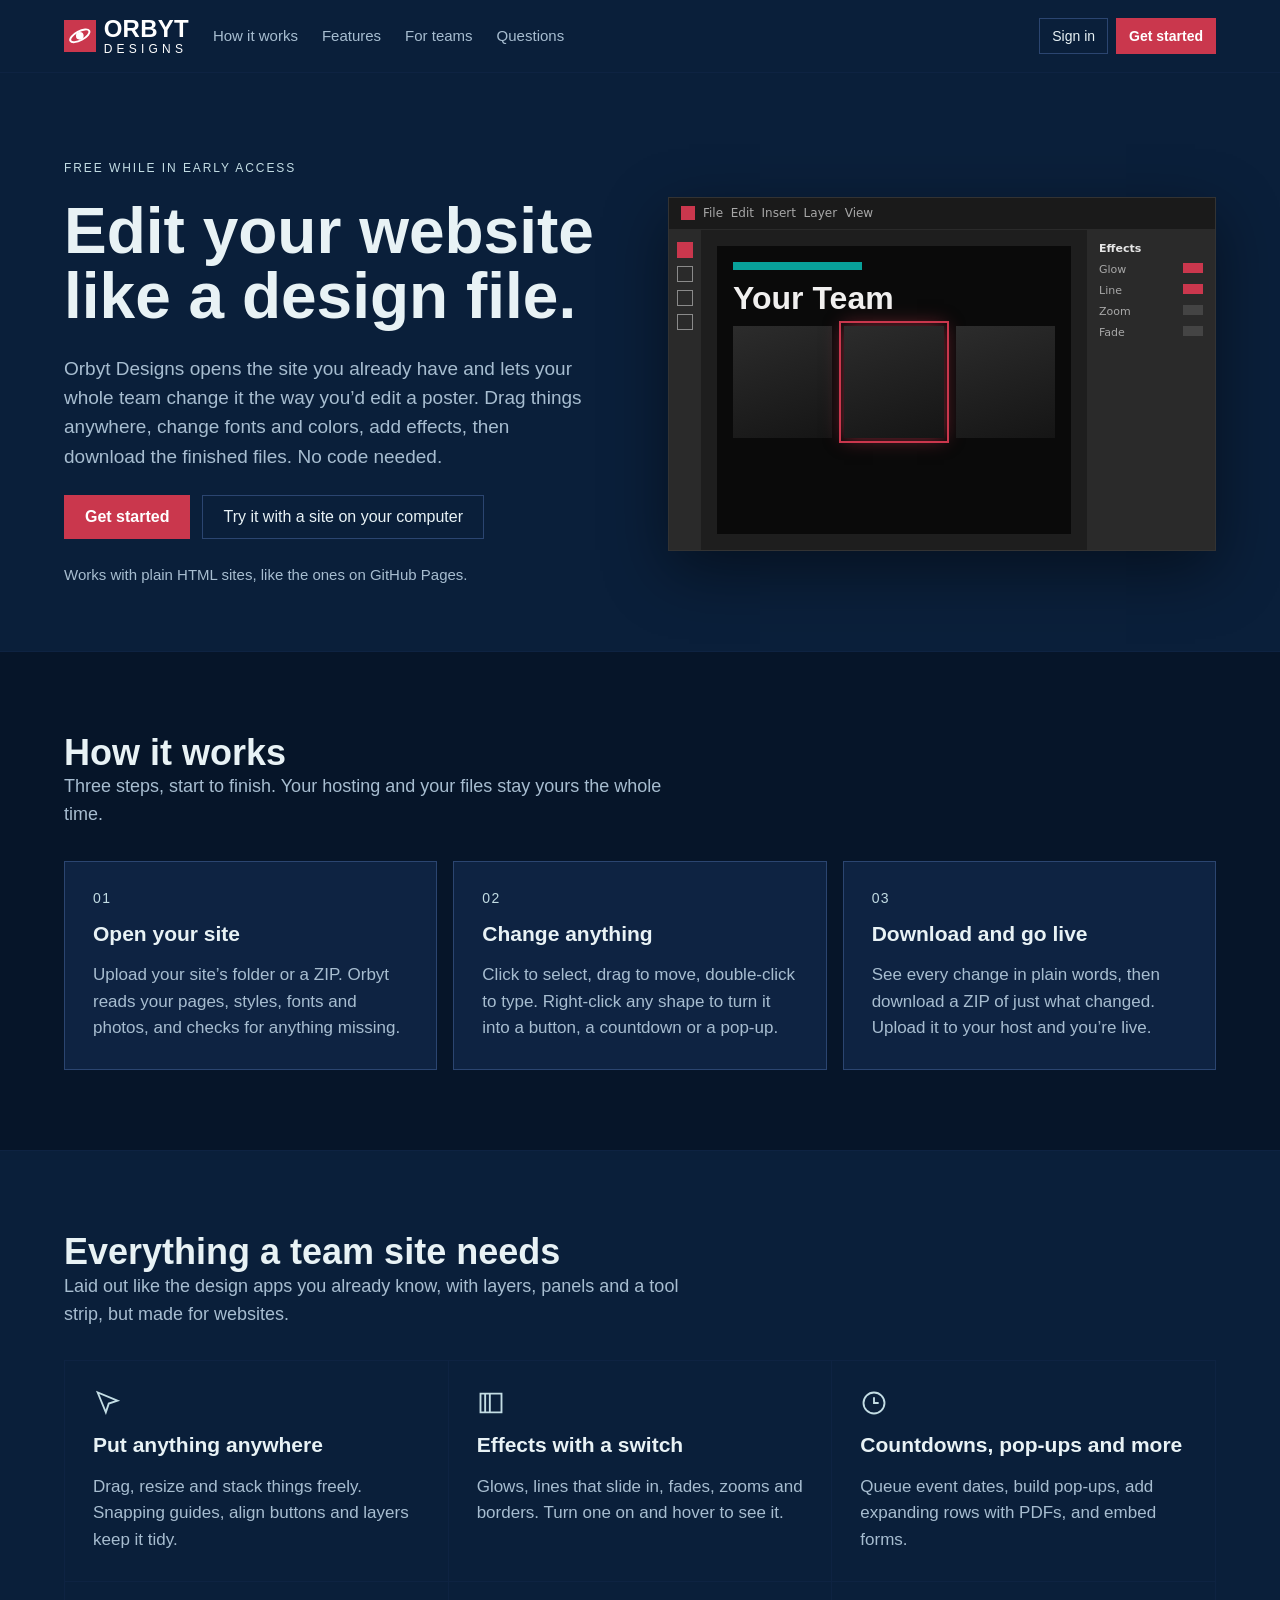
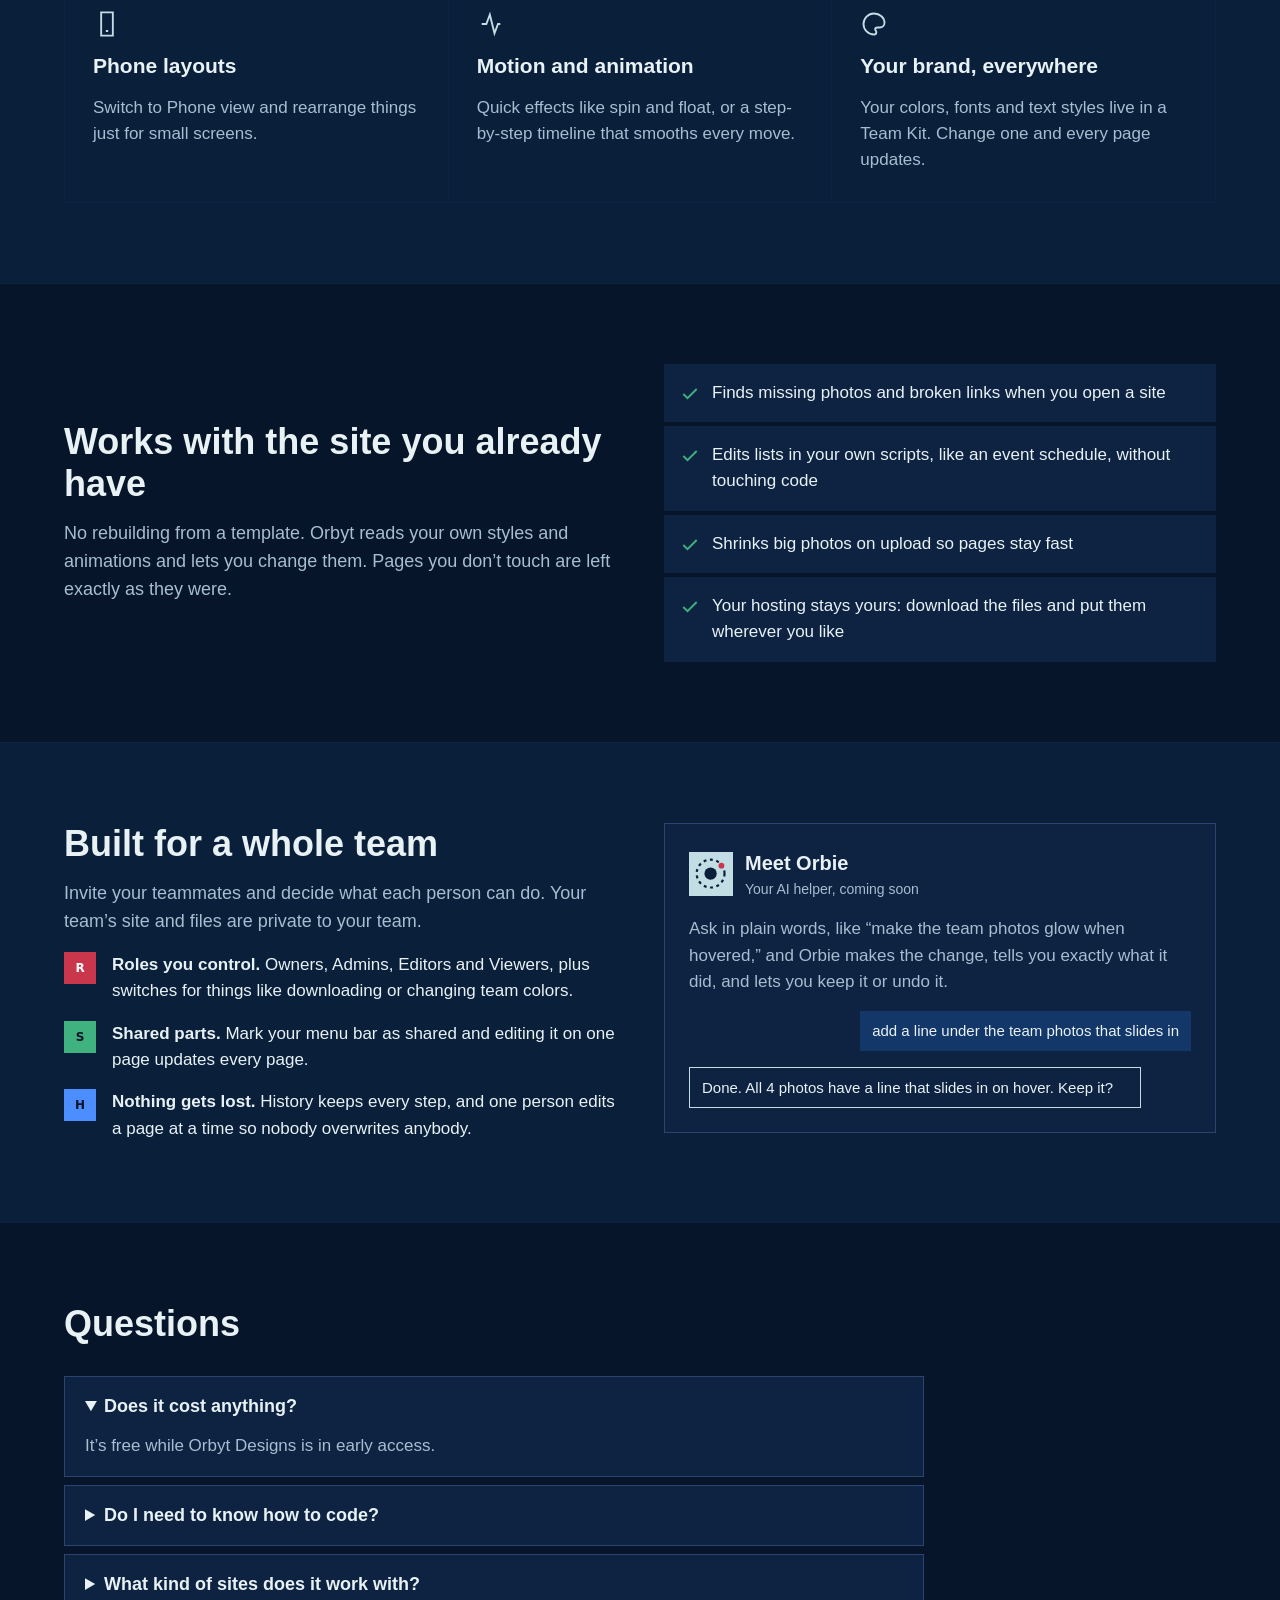
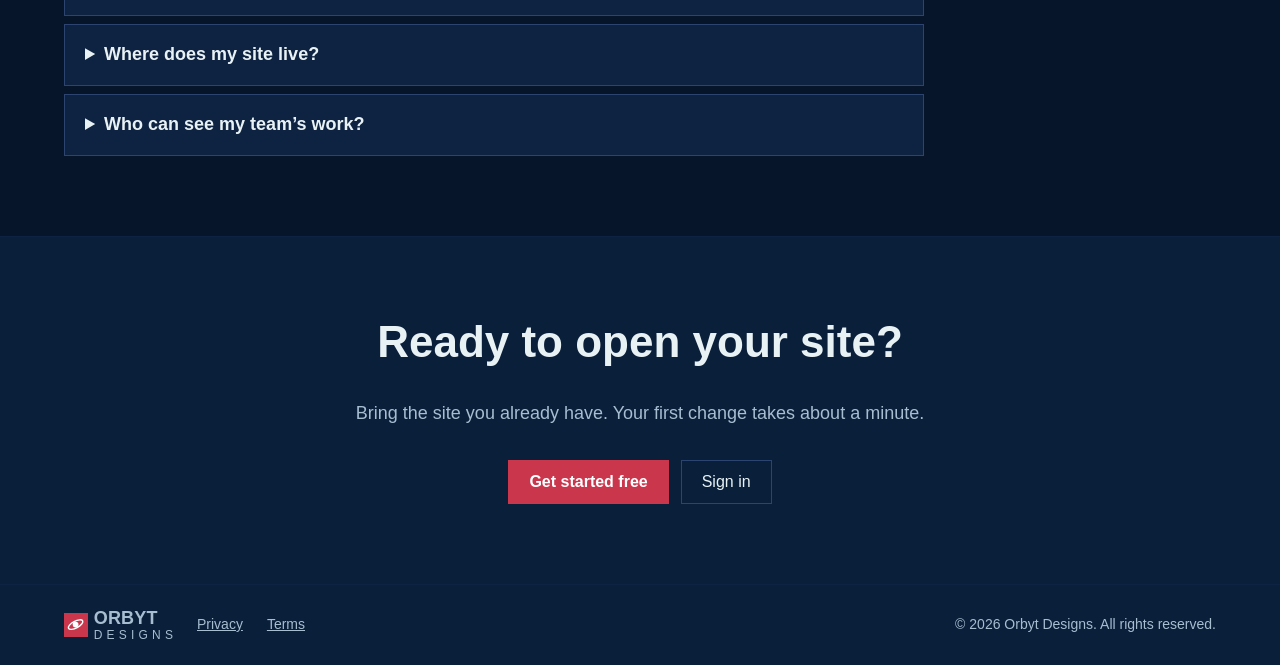
<file: index.html>
<!doctype html>
<html lang="en">
<head>
<meta charset="utf-8">
<meta name="viewport" content="width=device-width, initial-scale=1">
<meta http-equiv="Content-Security-Policy" content="default-src 'self'; script-src 'self' 'unsafe-inline'; style-src 'self' 'unsafe-inline' https://fonts.googleapis.com; font-src 'self' https://fonts.gstatic.com; img-src 'self' data: blob:; connect-src 'self' https://oibmeboozeqdurzzufzr.supabase.co wss://oibmeboozeqdurzzufzr.supabase.co; object-src 'none'; base-uri 'self'; form-action 'self'">
<title>Orbyt Designs: edit your team’s website like a design file</title>
<meta name="description" content="Orbyt Designs opens the website you already have and lets your whole team edit it like a design file. Drag things anywhere, add effects, then download the finished files. No code needed.">
<meta property="og:title" content="Orbyt Designs">
<meta property="og:description" content="Edit your team’s website like a design file. No code needed.">
<meta property="og:type" content="website">
<meta property="og:image" content="og-image.png">
<meta name="referrer" content="strict-origin-when-cross-origin">
<link rel="icon" href="favicon.svg" type="image/svg+xml">
<link rel="preconnect" href="https://fonts.googleapis.com">
<link rel="stylesheet" href="https://fonts.googleapis.com/css2?family=Jost:wght@400;500;600;800&family=IBM+Plex+Sans:wght@400;600&display=swap">
<link rel="stylesheet" href="site.css">
<style>
.hero { display: grid; grid-template-columns: repeat(auto-fit, minmax(320px, 1fr)); gap: 56px; align-items: center; padding-top: 88px; padding-bottom: 64px; }
.hero h1 { margin: 0; font-size: clamp(40px, 6vw, 64px); line-height: 1.02; font-weight: 800; }
.hero p { margin: 0; font-size: 19px; color: var(--dim); max-width: 520px; }
.hero .stack { display: flex; flex-direction: column; gap: 24px; }
.hero .ctas { display: flex; flex-wrap: wrap; gap: 12px; }
.shot { background: #1A1A1A; border: 1px solid #333; box-shadow: 0 20px 60px rgba(0,0,0,.45); }
.shot .bar { display: flex; align-items: center; gap: 8px; height: 32px; padding: 0 12px; border-bottom: 1px solid #2A2A2A; font: 12px var(--body); color: #A8A8A8; }
.shot .body { display: grid; grid-template-columns: 32px minmax(0, 1fr) 128px; height: 320px; }
.shot .tools { background: #2A2A2A; display: flex; flex-direction: column; align-items: center; gap: 8px; padding-top: 12px; }
.shot .tools span { width: 16px; height: 16px; border: 1px solid #8A8A8A; }
.shot .tools span:first-child { background: var(--comet); border-color: var(--comet); }
.shot .stage { background: #1E1E1E; padding: 16px; }
.shot .page { background: #0A0A0A; height: 100%; padding: 16px; display: flex; flex-direction: column; gap: 12px; }
.shot .page b { font: 800 32px/1 var(--brand); color: #F1F0EF; }
.shot .row { display: flex; gap: 12px; }
.shot .row span { flex: 1; height: 112px; background: linear-gradient(160deg, #2c2c2c, #151515); }
.shot .row span.sel { outline: 2px solid var(--comet); outline-offset: 3px; box-shadow: 0 0 18px rgba(202,55,77,.6); }
.shot .props { background: #2A2A2A; padding: 12px; display: flex; flex-direction: column; gap: 8px; font: 11px var(--body); color: #A8A8A8; }
.shot .props b { color: #E6E6E6; }
.shot .props i { display: flex; justify-content: space-between; font-style: normal; }
.shot .props i::after { content: ""; width: 20px; height: 10px; background: #444; }
.shot .props i.on::after { background: var(--comet); }
section { scroll-margin-top: 24px; }
.band { background: var(--space-2); border-top: 1px solid var(--panel); border-bottom: 1px solid var(--panel); }
.sec { padding-top: 80px; padding-bottom: 80px; display: flex; flex-direction: column; gap: 32px; }
.sec h2 { margin: 0; font-size: 36px; font-weight: 800; line-height: 1.15; }
.sec .lead { margin: 0; color: var(--dim); font-size: 18px; max-width: 640px; }
.steps { list-style: none; margin: 0; padding: 0; display: grid; grid-template-columns: repeat(auto-fit, minmax(260px, 1fr)); gap: 16px; }
.steps li { display: flex; flex-direction: column; gap: 12px; padding: 28px; background: var(--panel); border: 1px solid var(--line); }
.steps .n { font: 500 14px var(--brand); color: var(--stardust); letter-spacing: .1em; }
.steps h3, .feat h3 { margin: 0; font-size: 21px; font-weight: 600; }
.steps p, .feat p { margin: 0; color: var(--dim); }
.feats { display: grid; grid-template-columns: repeat(auto-fit, minmax(300px, 1fr)); gap: 1px; background: var(--panel); border: 1px solid var(--panel); }
.feat { display: flex; flex-direction: column; gap: 12px; padding: 28px; background: var(--space); }
.feat svg { width: 28px; height: 28px; fill: none; stroke: var(--stardust); stroke-width: 1.6; }
.split { display: grid; grid-template-columns: repeat(auto-fit, minmax(320px, 1fr)); gap: 48px; align-items: center; }
.checks { list-style: none; margin: 0; padding: 0; display: flex; flex-direction: column; gap: 4px; }
.checks li { display: flex; gap: 12px; align-items: flex-start; padding: 16px; background: var(--panel); }
.checks svg { width: 20px; height: 20px; flex: none; margin-top: 4px; fill: none; stroke: var(--ok); stroke-width: 2.2; }
.who { display: flex; flex-direction: column; gap: 16px; }
.who div { display: flex; gap: 16px; }
.orbie { display: flex; flex-direction: column; gap: 16px; }
.orbie .me { align-self: flex-end; max-width: 85%; padding: 8px 12px; background: var(--orbit); font-size: 15px; }
.orbie .it { max-width: 90%; padding: 8px 12px; border: 1px solid var(--stardust); font-size: 15px; }
.faq { display: flex; flex-direction: column; gap: 8px; max-width: 860px; }
.faq details { padding: 16px 20px; background: var(--panel); border: 1px solid var(--line); }
.faq summary { cursor: pointer; font-weight: 600; font-size: 18px; }
.faq p { margin: 12px 0 0; color: var(--dim); }
.end { text-align: center; align-items: center; }
.end .ctas { display: flex; flex-wrap: wrap; justify-content: center; gap: 12px; }
@media (max-width: 640px) { .shot .body { grid-template-columns: 28px minmax(0, 1fr); } .shot .props { display: none; } .top nav { display: none; } }
</style>
</head>
<body>
<header class="top"><div class="wrap">
  <a href="index.html" class="lockup" style="--s:24px" aria-label="Orbyt Designs home" id="logo"></a>
  <nav aria-label="Main"><a href="#how">How it works</a><a href="#features">Features</a><a href="#teams">For teams</a><a href="#faq">Questions</a></nav>
  <div class="actions"><a class="btn btn-small" href="signin.html" id="navSignIn">Sign in</a><a class="btn btn-primary btn-small" href="signin.html" id="navStart">Get started</a></div>
</div></header>

<main>
<section class="wrap hero">
  <div class="stack">
    <span class="label" style="color: var(--stardust)">Free while in early access</span>
    <h1>Edit your website like a design file.</h1>
    <p>Orbyt Designs opens the site you already have and lets your whole team change it the way you’d edit a poster. Drag things anywhere, change fonts and colors, add effects, then download the finished files. No code needed.</p>
    <div class="ctas"><a class="btn btn-primary" href="signin.html" id="heroStart">Get started</a><a class="btn" href="editor.html">Try it with a site on your computer</a></div>
    <span class="muted" style="font-size: 15px">Works with plain HTML sites, like the ones on GitHub Pages.</span>
  </div>
  <div class="shot" role="img" aria-label="The Orbyt Designs editor with a team website open, one photo selected and glowing, and the Effects panel on the right">
    <div class="bar"><span class="mark" style="width:14px;height:14px"></span>File&nbsp; Edit&nbsp; Insert&nbsp; Layer&nbsp; View</div>
    <div class="body">
      <div class="tools"><span></span><span></span><span></span><span></span></div>
      <div class="stage"><div class="page"><span style="height: 8px; width: 40%; background: #08A19A"></span><b>Your Team</b><div class="row"><span></span><span class="sel"></span><span></span></div></div></div>
      <div class="props"><b>Effects</b><i class="on">Glow</i><i class="on">Line</i><i>Zoom</i><i>Fade</i></div>
    </div>
  </div>
</section>

<section id="how" class="band"><div class="wrap sec">
  <div><h2>How it works</h2><p class="lead">Three steps, start to finish. Your hosting and your files stay yours the whole time.</p></div>
  <ol class="steps">
    <li><span class="n">01</span><h3>Open your site</h3><p>Upload your site’s folder or a ZIP. Orbyt reads your pages, styles, fonts and photos, and checks for anything missing.</p></li>
    <li><span class="n">02</span><h3>Change anything</h3><p>Click to select, drag to move, double-click to type. Right-click any shape to turn it into a button, a countdown or a pop-up.</p></li>
    <li><span class="n">03</span><h3>Download and go live</h3><p>See every change in plain words, then download a ZIP of just what changed. Upload it to your host and you’re live.</p></li>
  </ol>
</div></section>

<section id="features" class="wrap sec">
  <div><h2>Everything a team site needs</h2><p class="lead">Laid out like the design apps you already know, with layers, panels and a tool strip, but made for websites.</p></div>
  <div class="feats">
    <div class="feat"><svg viewBox="0 0 24 24" aria-hidden="true"><path d="M4 3l7 17 2.5-7.5L21 10z"/></svg><h3>Put anything anywhere</h3><p>Drag, resize and stack things freely. Snapping guides, align buttons and layers keep it tidy.</p></div>
    <div class="feat"><svg viewBox="0 0 24 24" aria-hidden="true"><path d="M3 4h18v16H3z M7 4v16 M11 4v16"/></svg><h3>Effects with a switch</h3><p>Glows, lines that slide in, fades, zooms and borders. Turn one on and hover to see it.</p></div>
    <div class="feat"><svg viewBox="0 0 24 24" aria-hidden="true"><path d="M12 3a9 9 0 100 18 9 9 0 000-18z M12 7v5h4"/></svg><h3>Countdowns, pop-ups and more</h3><p>Queue event dates, build pop-ups, add expanding rows with PDFs, and embed forms.</p></div>
    <div class="feat"><svg viewBox="0 0 24 24" aria-hidden="true"><path d="M7 2h10v20H7z M11 18h2"/></svg><h3>Phone layouts</h3><p>Switch to Phone view and rearrange things just for small screens.</p></div>
    <div class="feat"><svg viewBox="0 0 24 24" aria-hidden="true"><path d="M4 12h4l3-8 4 16 3-8h2"/></svg><h3>Motion and animation</h3><p>Quick effects like spin and float, or a step-by-step timeline that smooths every move.</p></div>
    <div class="feat"><svg viewBox="0 0 24 24" aria-hidden="true"><path d="M12 3a9 9 0 100 18c1 0 2-.8 2-2 0-1.2-1-1.6-1-2.6 0-1 .8-1.4 2-1.4h2a4 4 0 004-4c0-4.4-4-8-9-8z"/></svg><h3>Your brand, everywhere</h3><p>Your colors, fonts and text styles live in a Team Kit. Change one and every page updates.</p></div>
  </div>
</section>

<section class="band"><div class="wrap sec split">
  <div style="display: flex; flex-direction: column; gap: 16px"><h2>Works with the site you already have</h2><p class="lead">No rebuilding from a template. Orbyt reads your own styles and animations and lets you change them. Pages you don’t touch are left exactly as they were.</p></div>
  <ul class="checks">
    <li><svg viewBox="0 0 24 24" aria-hidden="true"><path d="M20 6L9 17l-5-5"/></svg><span>Finds missing photos and broken links when you open a site</span></li>
    <li><svg viewBox="0 0 24 24" aria-hidden="true"><path d="M20 6L9 17l-5-5"/></svg><span>Edits lists in your own scripts, like an event schedule, without touching code</span></li>
    <li><svg viewBox="0 0 24 24" aria-hidden="true"><path d="M20 6L9 17l-5-5"/></svg><span>Shrinks big photos on upload so pages stay fast</span></li>
    <li><svg viewBox="0 0 24 24" aria-hidden="true"><path d="M20 6L9 17l-5-5"/></svg><span>Your hosting stays yours: download the files and put them wherever you like</span></li>
  </ul>
</div></section>

<section id="teams" class="wrap sec split" style="align-items: start">
  <div class="who">
    <h2>Built for a whole team</h2>
    <p class="lead">Invite your teammates and decide what each person can do. Your team’s site and files are private to your team.</p>
    <div><span class="avatar" style="background: var(--comet); color: #fff">R</span><span><strong>Roles you control.</strong> Owners, Admins, Editors and Viewers, plus switches for things like downloading or changing team colors.</span></div>
    <div><span class="avatar" style="background: #3FB27F">S</span><span><strong>Shared parts.</strong> Mark your menu bar as shared and editing it on one page updates every page.</span></div>
    <div><span class="avatar" style="background: #4C8DFF">H</span><span><strong>Nothing gets lost.</strong> History keeps every step, and one person edits a page at a time so nobody overwrites anybody.</span></div>
  </div>
  <div class="card orbie">
    <div style="display: flex; align-items: center; gap: 12px"><span class="mark" style="width: 44px; height: 44px; background: var(--stardust)"><svg viewBox="0 0 24 24" aria-hidden="true"><circle cx="12" cy="12" r="9.5" fill="none" stroke="#0A1F3A" stroke-width="1.5" stroke-dasharray="2 2.4"/><circle cx="12" cy="12" r="4.2" fill="#0A1F3A"/><circle cx="19.4" cy="6.6" r="2" fill="#CA374D"/></svg></span>
      <div><div style="font-weight: 800; font-size: 20px">Meet Orbie</div><div class="muted" style="font-size: 14px">Your AI helper, coming soon</div></div></div>
    <p class="muted" style="margin: 0">Ask in plain words, like “make the team photos glow when hovered,” and Orbie makes the change, tells you exactly what it did, and lets you keep it or undo it.</p>
    <div class="me">add a line under the team photos that slides in</div>
    <div class="it">Done. All 4 photos have a line that slides in on hover. Keep it?</div>
  </div>
</section>

<section id="faq" class="band"><div class="wrap sec">
  <h2>Questions</h2>
  <div class="faq">
    <details open><summary>Does it cost anything?</summary><p>It’s free while Orbyt Designs is in early access.</p></details>
    <details><summary>Do I need to know how to code?</summary><p>No. If you can use a design app or make a slideshow, you can use Orbyt. There’s a Code view for people who want it, but you never have to open it.</p></details>
    <details><summary>What kind of sites does it work with?</summary><p>Sites made of plain HTML, CSS and JavaScript files, like most sites hosted on GitHub Pages.</p></details>
    <details><summary>Where does my site live?</summary><p>Wherever it lives now. Orbyt edits your files and gives them back; you upload them to your own host.</p></details>
    <details><summary>Who can see my team’s work?</summary><p>Only people you invite. Each team’s site, files and settings are kept separate and private. See the <a href="privacy.html">privacy page</a> for exactly what we store.</p></details>
  </div>
</div></section>

<section class="wrap sec end">
  <h2 style="font-size: 44px">Ready to open your site?</h2>
  <p class="lead">Bring the site you already have. Your first change takes about a minute.</p>
  <div class="ctas"><a class="btn btn-primary" href="signin.html" id="endStart">Get started free</a><a class="btn" href="signin.html">Sign in</a></div>
</section>
</main>

<footer class="foot"><div class="wrap">
  <a href="index.html" class="lockup" style="--s:18px" aria-label="Orbyt Designs home" id="logoFoot"></a>
  <a href="privacy.html">Privacy</a><a href="terms.html">Terms</a>
  <span class="copy">© <span id="year">2026</span> Orbyt Designs. All rights reserved.</span>
</div></footer>

<script src="config.js"></script>
<script src="supabase.js"></script>
<script src="orbyt.js"></script>
<script>
(async () => {
  document.getElementById('logo').innerHTML = Orbyt.LOCKUP(24).replace(/^<span class="lockup"[^>]*>|<\/span>$/g, '');
  document.getElementById('logoFoot').innerHTML = Orbyt.LOCKUP(18).replace(/^<span class="lockup"[^>]*>|<\/span>$/g, '');
  document.getElementById('year').textContent = new Date().getFullYear();
  try {
    if (await Orbyt.session()) {
      for (const id of ['navStart', 'heroStart', 'endStart']) { const a = document.getElementById(id); a.href = 'app.html'; a.textContent = 'Open your team'; }
      const s = document.getElementById('navSignIn'); s.hidden = true;
    }
  } catch (e) { /* offline: links still go to sign-in */ }
})();
</script>
</body>
</html>
</file>
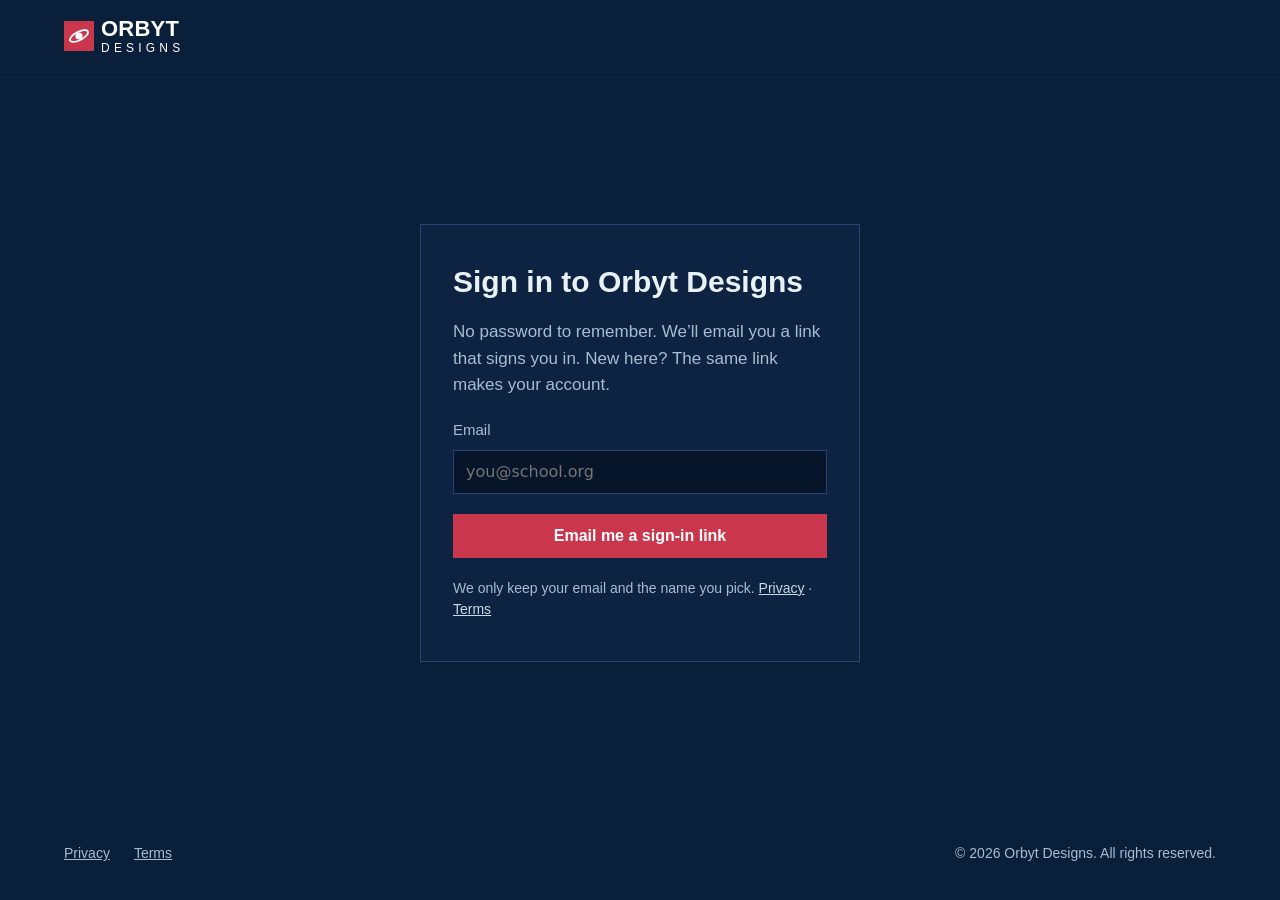
<file: app.html>
<!doctype html>
<html lang="en">
<head>
<meta charset="utf-8">
<meta name="viewport" content="width=device-width, initial-scale=1">
<meta http-equiv="Content-Security-Policy" content="default-src 'self'; script-src 'self' 'unsafe-inline'; style-src 'self' 'unsafe-inline' https://fonts.googleapis.com; font-src 'self' https://fonts.gstatic.com; img-src 'self' data: blob:; connect-src 'self' https://oibmeboozeqdurzzufzr.supabase.co wss://oibmeboozeqdurzzufzr.supabase.co; object-src 'none'; base-uri 'self'; form-action 'self'">
<title>Your team · Orbyt Designs</title>
<meta name="description" content="Your Orbyt Designs team: sites, members and settings.">
<meta name="referrer" content="strict-origin-when-cross-origin">
<link rel="icon" href="favicon.svg" type="image/svg+xml">
<link rel="stylesheet" href="https://fonts.googleapis.com/css2?family=Jost:wght@400;500;600;800&family=IBM+Plex+Sans:wght@400;600&display=swap">
<link rel="stylesheet" href="site.css">
<link rel="stylesheet" href="app.css">
</head>
<body>
<header class="top"><div class="wrap">
  <a href="index.html" class="lockup" style="--s:22px" aria-label="Orbyt Designs home" id="logo"></a>
  <div id="teamSwitch" class="team-switch" hidden></div>
  <div class="actions" id="account"></div>
</div></header>
<main class="wrap app" id="main" aria-live="polite">
  <div class="loading" id="loading"><span class="spin" aria-hidden="true"></span>Loading your teams…</div>
</main>
<div id="modal" class="modal" hidden><div class="modal-card card" role="dialog" aria-modal="true" aria-labelledby="modalTitle"></div></div>
<script src="config.js"></script>
<script src="supabase.js"></script>
<script src="jszip.min.js"></script>
<script src="orbyt.js"></script>
<script src="app.js"></script>
</body>
</html>
</file>
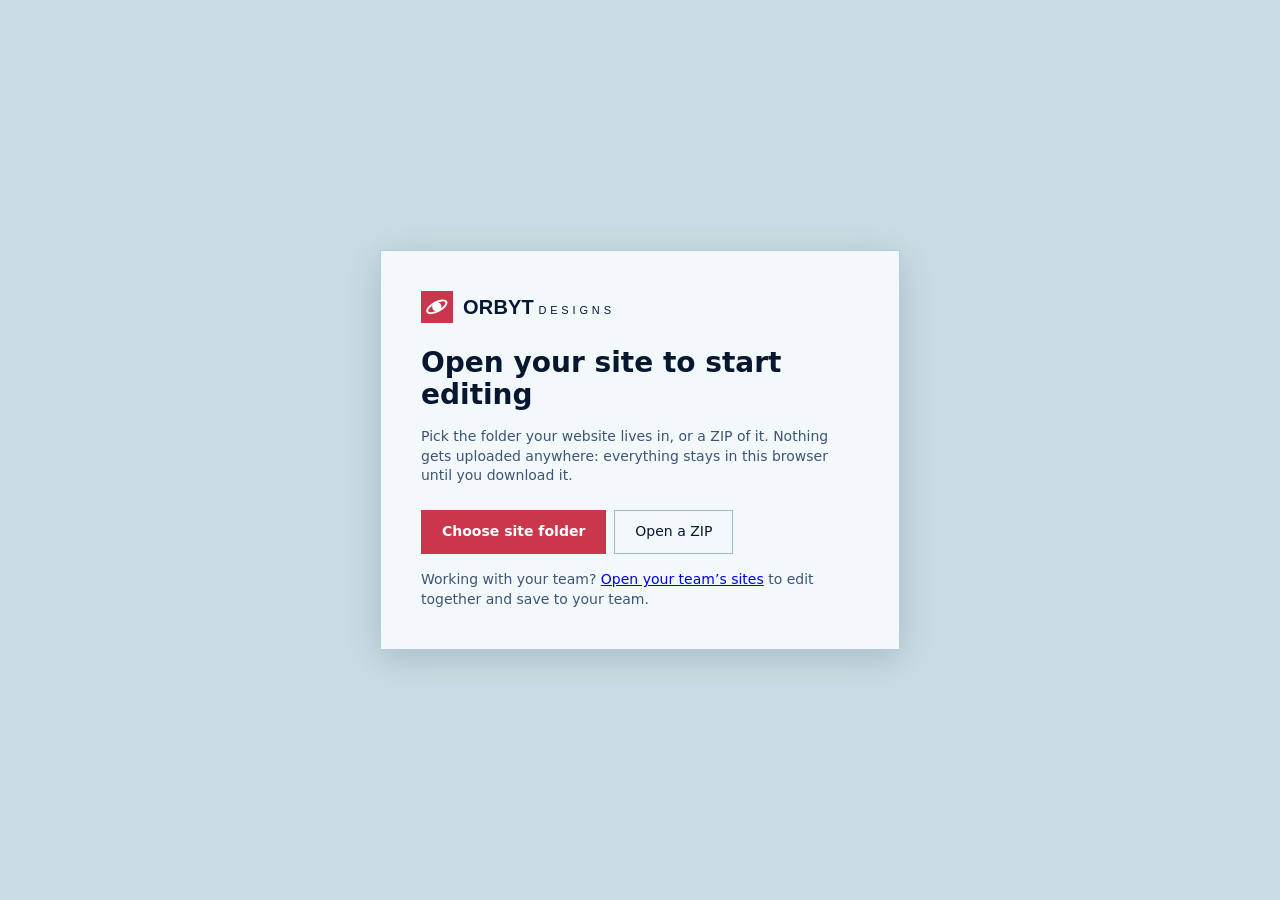
<file: editor.html>
<!doctype html>
<html lang="en" data-theme="dark">
<head>
<meta charset="utf-8">
<meta name="viewport" content="width=device-width, initial-scale=1">
<!-- Security policy. Pages being edited inherit it, so it allows what a team's own site
     needs (its fonts, pictures, embeds) but never plug-ins, other base URLs, or form posts. -->
<meta http-equiv="Content-Security-Policy" content="default-src 'self'; script-src 'self' 'unsafe-inline' https:; style-src 'self' 'unsafe-inline' blob: https:; img-src 'self' data: blob: https:; font-src 'self' data: blob: https:; media-src 'self' data: blob: https:; frame-src 'self' data: blob: https:; connect-src 'self' https://oibmeboozeqdurzzufzr.supabase.co wss://oibmeboozeqdurzzufzr.supabase.co; object-src 'none'; base-uri 'self'; form-action 'none'">
<meta name="referrer" content="no-referrer">
<title>Editor · Orbyt Designs</title>
<meta name="description" content="A visual editor for your team's website. Open your site, change it like a design file, and download the updated version.">
<link rel="icon" href="favicon.svg" type="image/svg+xml"><link rel="alternate icon" href="data:image/svg+xml,%3Csvg xmlns='http://www.w3.org/2000/svg' viewBox='0 0 32 32'%3E%3Crect width='32' height='32' fill='%23F05A28'/%3E%3Cpath d='M9 22h14M9 10h14M9 16h9' stroke='%231A1A1A' stroke-width='3'/%3E%3C/svg%3E">
<link rel="preconnect" href="https://fonts.googleapis.com">
<link rel="stylesheet" href="https://fonts.googleapis.com/css2?family=IBM+Plex+Sans:wght@400;500;600&family=IBM+Plex+Mono:wght@400;500&family=Jost:wght@400;800&display=swap">
<link rel="stylesheet" href="editor.css">
<script src="jszip.min.js"></script>
</head>
<body>

<section id="welcome" class="welcome">
  <div class="welcome-card">
    <div class="brand"><span class="logo" style="width:32px;height:32px"><svg viewBox="0 0 24 24" aria-hidden="true"><ellipse cx="12" cy="12" rx="10" ry="4.2" fill="none" stroke="#fff" stroke-width="1.8" transform="rotate(-28 12 12)"/><circle cx="12" cy="12" r="3.6" fill="#fff"/></svg></span><span class="brand-name" style="font-size:20px">ORBYT<small>DESIGNS</small></span></div>
    <h1>Open your site to start editing</h1>
    <p>Pick the folder your website lives in, or a ZIP of it. Nothing gets uploaded anywhere: everything stays in this browser until you download it.</p>
    <div class="welcome-actions">
      <label class="btn btn-primary btn-lg">Choose site folder<input id="openFolder" type="file" webkitdirectory multiple hidden></label>
      <label class="btn btn-lg">Open a ZIP<input id="openZip" type="file" accept=".zip" hidden></label>
    </div>
    <button id="resumeBtn" class="btn btn-ghost" hidden>Continue where you left off</button>
    <p style="font-size:14px">Working with your team? <a href="app.html">Open your team’s sites</a> to edit together and save to your team.</p>
    <p id="welcomeError" class="error" role="alert" hidden></p>
  </div>
</section>

<div id="app" class="app" hidden>
  <header class="menubar">
    <a href="index.html" class="logo" title="Orbyt Designs" aria-label="Orbyt Designs home"><svg viewBox="0 0 24 24" aria-hidden="true"><ellipse cx="12" cy="12" rx="10" ry="4.2" fill="none" stroke="#fff" stroke-width="1.8" transform="rotate(-28 12 12)"/><circle cx="12" cy="12" r="3.6" fill="#fff"/></svg></a>
    <nav class="menus" id="menus" aria-label="Menu"></nav>
    <div class="help-box"><span class="help-ic" aria-hidden="true"><svg viewBox="0 0 24 24"><path d="M11 4a7 7 0 100 14 7 7 0 000-14z M21 21l-5-5"/></svg></span><input id="helpInput" type="search" placeholder="Search help (Ctrl+F)" aria-label="Search help" autocomplete="off"><div id="helpResults" class="help-results" hidden></div></div>
    <span class="spacer"></span>
    <a id="siteChip" class="site-chip" href="app.html" hidden></a>
    <div class="who" id="who" aria-label="People in this site now"></div>
    <span id="saveState" class="save-state">Saved in this browser</span>
    <div class="seg" role="group" aria-label="Screen size" id="deviceSeg">
      <button data-cmd="viewDesktop" data-dev="desktop" title="Desktop" aria-label="Desktop"><svg viewBox="0 0 24 24"><path d="M2 4h20v13H2z M8 21h8 M12 17v4"/></svg></button>
      <button data-cmd="viewTablet" data-dev="tablet" title="Tablet: changes here only apply to tablets and phones" aria-label="Tablet"><svg viewBox="0 0 24 24"><path d="M5 2h14v20H5z M11 18h2"/></svg></button>
      <button data-cmd="viewPhone" data-dev="phone" title="Phone: changes here only apply to phones" aria-label="Phone"><svg viewBox="0 0 24 24"><path d="M7 2h10v20H7z M11 18h2"/></svg></button>
    </div>
    <button class="icon-btn" data-cmd="toggleTheme" title="Switch light / dark" aria-label="Switch light or dark mode"><svg viewBox="0 0 24 24"><path d="M12 4V2 M12 22v-2 M4 12H2 M22 12h-2 M5 5l1.5 1.5 M17.5 17.5L19 19 M5 19l1.5-1.5 M17.5 6.5L19 5 M12 8a4 4 0 100 8 4 4 0 000-8z"/></svg></button>
    <button class="btn" data-cmd="preview" id="previewBtn">Preview</button>
    <button class="btn btn-primary" data-cmd="download"><svg viewBox="0 0 24 24"><path d="M12 3v12 M7 10l5 5 5-5 M4 21h16"/></svg>Download<span id="changeCount" class="count" hidden></span></button>
  </header>

  <div id="optbar" class="optbar"></div>
  <div id="roBanner" class="ro-banner" role="status" hidden></div>

  <div class="workspace">
    <nav class="tools" id="tools" aria-label="Tools"></nav>

    <main class="stage-col">
      <div id="docTabs" class="doc-tabs"></div>
      <div class="stage-grid">
        <span class="ruler-corner"></span>
        <canvas id="rulerH" class="ruler ruler-h" aria-hidden="true"></canvas>
        <canvas id="rulerV" class="ruler ruler-v" aria-hidden="true"></canvas>
        <div class="stage" id="stage">
          <div id="frameBox" class="frame-box"><iframe id="frame" title="Page being edited"></iframe></div>
          <div id="ctxBar" class="ctx-bar" hidden></div>
        </div>
      </div>
      <section id="timeline" class="timeline" hidden></section>
      <div class="statusbar">
        <button id="zoomBtn" class="status-btn">100%</button>
        <span id="statusDev">Desktop</span>
        <span id="statusSel">Nothing selected</span>
        <span class="spacer"></span>
        <span id="statusTip"></span>
      </div>
    </main>

    <aside class="dock" id="dock" aria-label="Panels"></aside>
  </div>
</div>

<div id="ctxMenu" class="ctx" role="menu" hidden></div>
<div id="flyout" class="ctx" role="menu" hidden></div>
<div id="modal" class="modal" hidden><div class="modal-card" role="dialog" aria-modal="true" aria-labelledby="modalTitle"></div></div>
<div id="toast" class="toast" role="status" hidden></div>

<script src="config.js"></script>
<script src="supabase.js"></script>
<script src="orbyt.js"></script>
<script src="runtime.js"></script>
<script src="core.js"></script>
<script src="canvas.js"></script>
<script src="panels.js"></script>
<script src="io.js"></script>
<script src="cloud.js"></script>
</body>
</html>
</file>
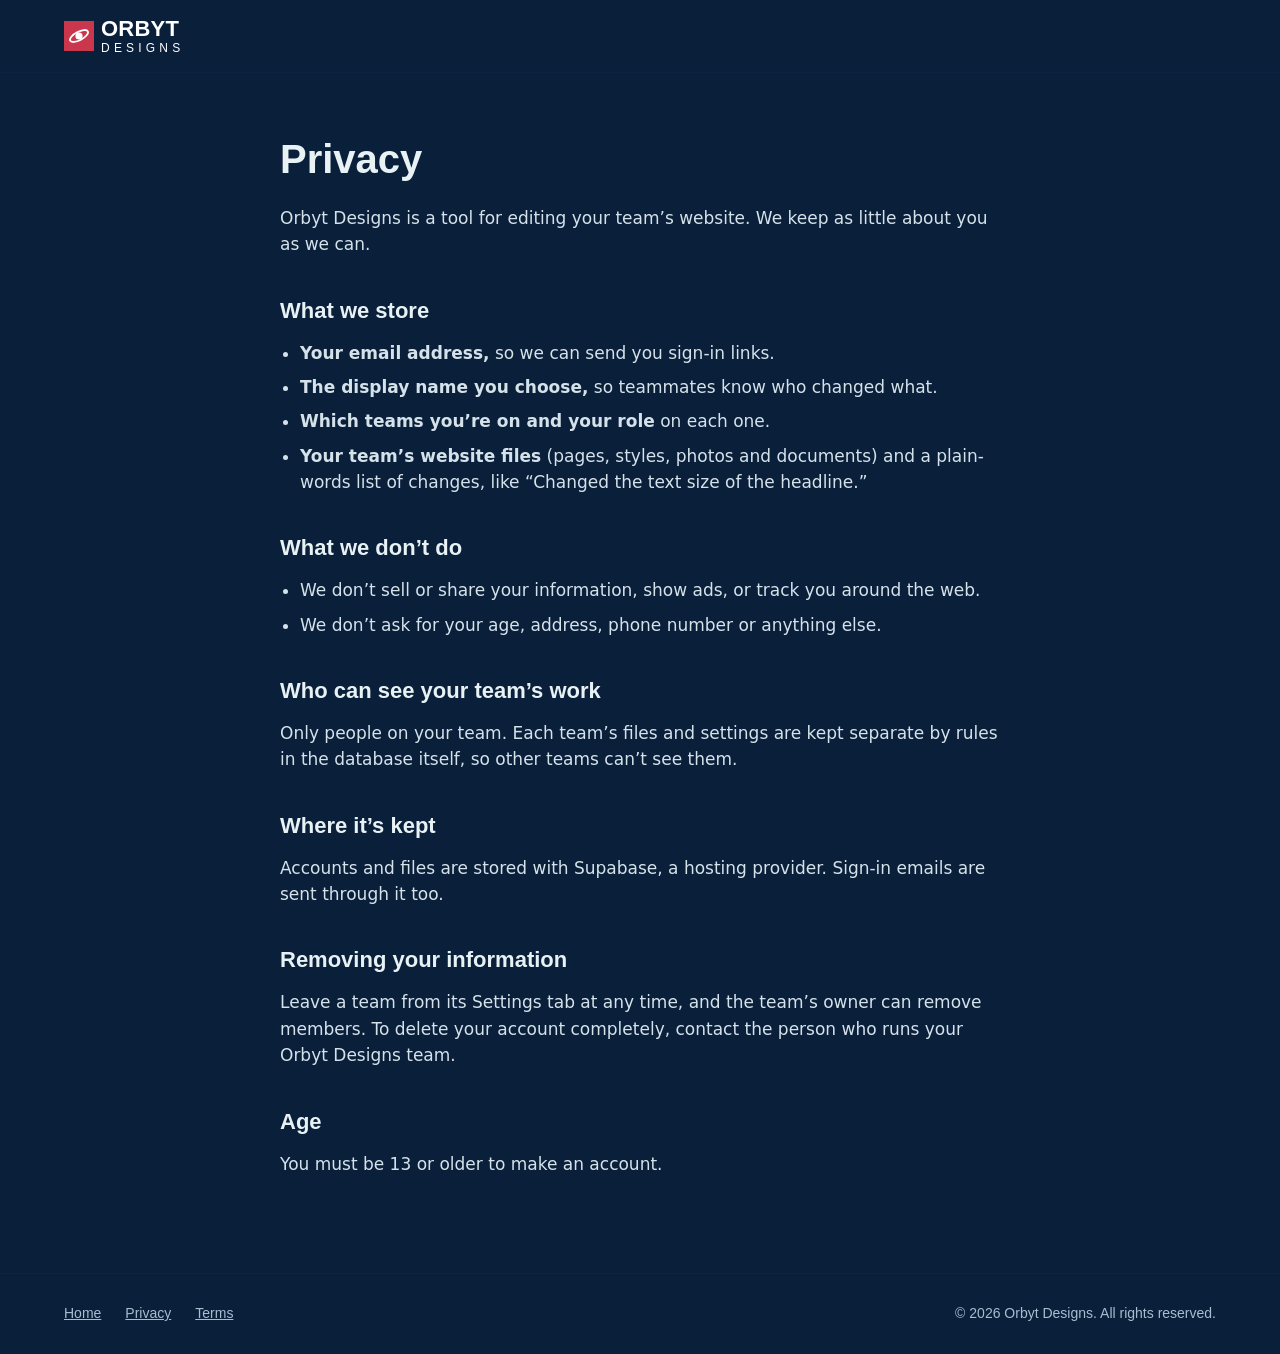
<file: privacy.html>
<!doctype html>
<html lang="en">
<head>
<meta charset="utf-8">
<meta name="viewport" content="width=device-width, initial-scale=1">
<meta http-equiv="Content-Security-Policy" content="default-src 'self'; script-src 'self' 'unsafe-inline'; style-src 'self' 'unsafe-inline' https://fonts.googleapis.com; font-src 'self' https://fonts.gstatic.com; img-src 'self' data: blob:; connect-src 'self' https://oibmeboozeqdurzzufzr.supabase.co wss://oibmeboozeqdurzzufzr.supabase.co; object-src 'none'; base-uri 'self'; form-action 'self'">
<title>Privacy · Orbyt Designs</title>
<meta name="description" content="What Orbyt Designs stores about you and your team, and how to remove it.">
<link rel="icon" href="favicon.svg" type="image/svg+xml">
<link rel="stylesheet" href="https://fonts.googleapis.com/css2?family=Jost:wght@400;500;600;800&family=IBM+Plex+Sans:wght@400;600&display=swap">
<link rel="stylesheet" href="site.css">
<style>
main { padding: 64px 24px 96px; }
article { max-width: 720px; margin: 0 auto; display: flex; flex-direction: column; gap: 16px; font-family: var(--body); font-size: 17px; }
article h1 { font: 800 40px/1.1 var(--brand); margin: 0 0 8px; }
article h2 { font: 600 22px var(--brand); margin: 24px 0 0; }
article p, article li { color: #D5E2EA; margin: 0; }
article ul { margin: 0; padding-left: 20px; display: flex; flex-direction: column; gap: 8px; }
</style>
</head>
<body>
<header class="top"><div class="wrap"><a href="index.html" class="lockup" style="--s:22px" aria-label="Orbyt Designs home" id="logo"></a></div></header>
<main><article>
<h1>Privacy</h1>
<p>Orbyt Designs is a tool for editing your team’s website. We keep as little about you as we can.</p>
<h2>What we store</h2>
<ul>
  <li><strong>Your email address,</strong> so we can send you sign-in links.</li>
  <li><strong>The display name you choose,</strong> so teammates know who changed what.</li>
  <li><strong>Which teams you’re on and your role</strong> on each one.</li>
  <li><strong>Your team’s website files</strong> (pages, styles, photos and documents) and a plain-words list of changes, like “Changed the text size of the headline.”</li>
</ul>
<h2>What we don’t do</h2>
<ul>
  <li>We don’t sell or share your information, show ads, or track you around the web.</li>
  <li>We don’t ask for your age, address, phone number or anything else.</li>
</ul>
<h2>Who can see your team’s work</h2>
<p>Only people on your team. Each team’s files and settings are kept separate by rules in the database itself, so other teams can’t see them.</p>
<h2>Where it’s kept</h2>
<p>Accounts and files are stored with Supabase, a hosting provider. Sign-in emails are sent through it too.</p>
<h2>Removing your information</h2>
<p>Leave a team from its Settings tab at any time, and the team’s owner can remove members. To delete your account completely, contact <span data-contact>the person who runs your Orbyt Designs team</span>.</p>
<h2>Age</h2>
<p>You must be 13 or older to make an account.</p>
</article></main>
<footer class="foot"><div class="wrap"><a href="index.html">Home</a><a href="privacy.html">Privacy</a><a href="terms.html">Terms</a><span class="copy">© <span id="year">2026</span> Orbyt Designs. All rights reserved.</span></div></footer>
<script src="config.js"></script>
<script>
document.getElementById('year').textContent = new Date().getFullYear();
document.getElementById('logo').innerHTML = '<span class="mark" style="width:30px;height:30px"><svg viewBox="0 0 24 24" aria-hidden="true"><ellipse cx="12" cy="12" rx="10" ry="4.2" fill="none" stroke="#fff" stroke-width="1.8" transform="rotate(-28 12 12)"/><circle cx="12" cy="12" r="3.6" fill="#fff"/></svg></span><span class="words"><span class="w1">ORBYT</span><span class="w2">DESIGNS</span></span>';
document.querySelectorAll('[data-contact]').forEach(function (el) {
  var m = (window.ORBYT_CONFIG || {}).contactEmail;
  if (m) { var a = document.createElement('a'); a.href = 'mailto:' + m; a.textContent = m; el.textContent = ''; el.appendChild(a); }
});
</script>
</body>
</html>
</file>
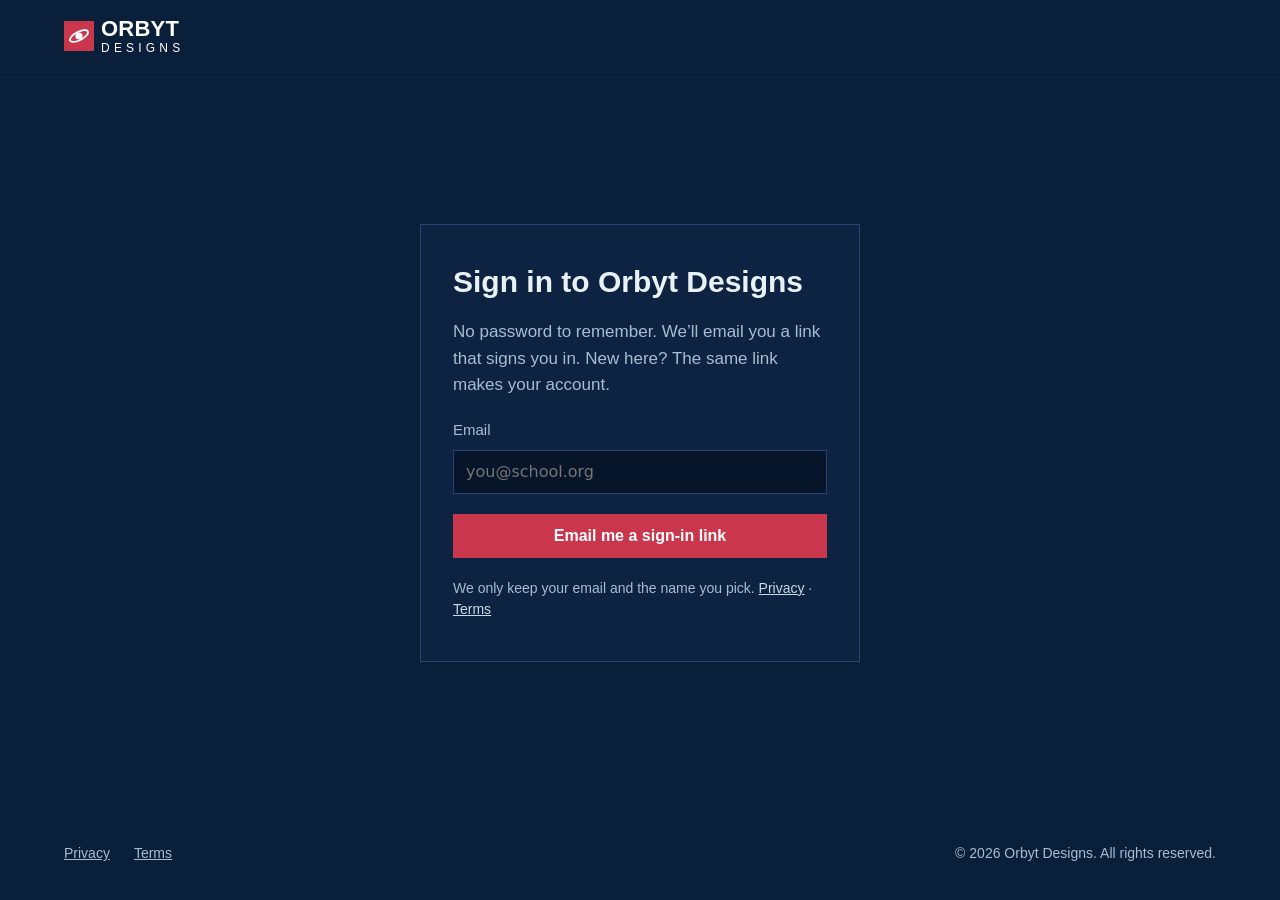
<file: signin.html>
<!doctype html>
<html lang="en">
<head>
<meta charset="utf-8">
<meta name="viewport" content="width=device-width, initial-scale=1">
<meta http-equiv="Content-Security-Policy" content="default-src 'self'; script-src 'self' 'unsafe-inline'; style-src 'self' 'unsafe-inline' https://fonts.googleapis.com; font-src 'self' https://fonts.gstatic.com; img-src 'self' data: blob:; connect-src 'self' https://oibmeboozeqdurzzufzr.supabase.co wss://oibmeboozeqdurzzufzr.supabase.co; object-src 'none'; base-uri 'self'; form-action 'self'">
<title>Sign in · Orbyt Designs</title>
<meta name="description" content="Sign in to Orbyt Designs with a link sent to your email. No password needed.">
<meta name="referrer" content="strict-origin-when-cross-origin">
<link rel="icon" href="favicon.svg" type="image/svg+xml">
<link rel="stylesheet" href="https://fonts.googleapis.com/css2?family=Jost:wght@400;500;600;800&family=IBM+Plex+Sans:wght@400;600&display=swap">
<link rel="stylesheet" href="site.css">
<style>
main { min-height: calc(100vh - 160px); display: flex; align-items: center; justify-content: center; padding: 48px 24px; }
.box { width: 100%; max-width: 440px; display: flex; flex-direction: column; gap: 20px; padding: 40px 32px; }
.box h1 { margin: 0; font-size: 30px; font-weight: 800; line-height: 1.15; }
.spin { width: 16px; height: 16px; border: 2px solid rgba(255,255,255,.4); border-top-color: #fff; animation: spin .8s linear infinite; }
@keyframes spin { to { transform: rotate(360deg); } }
</style>
</head>
<body>
<header class="top"><div class="wrap"><a href="index.html" class="lockup" style="--s:22px" aria-label="Orbyt Designs home" id="logo"></a></div></header>
<main>
  <form class="card box" id="form" novalidate>
    <h1>Sign in to Orbyt Designs</h1>
    <p class="muted" style="margin: 0">No password to remember. We’ll email you a link that signs you in. New here? The same link makes your account.</p>
    <label class="field">Email<input class="inp" id="email" type="email" autocomplete="email" required placeholder="you@school.org"></label>
    <button class="btn btn-primary" id="send" type="submit">Email me a sign-in link</button>
    <p class="error" id="err" role="alert" hidden></p>
    <p class="muted" style="margin: 0; font-size: 14px">We only keep your email and the name you pick. <a href="privacy.html">Privacy</a> · <a href="terms.html">Terms</a></p>
  </form>
  <div class="card box" id="sent" hidden>
    <h1>Check your email</h1>
    <p style="margin: 0">We sent a sign-in link to <strong id="sentTo"></strong>. Open it on this device to finish signing in.</p>
    <p class="muted" style="margin: 0; font-size: 15px">Nothing there after a minute? Check spam, or <button class="btn btn-small" id="again" type="button">send it again</button></p>
  </div>
</main>
<footer class="foot"><div class="wrap"><a href="privacy.html">Privacy</a><a href="terms.html">Terms</a><span class="copy">© <span id="year">2026</span> Orbyt Designs. All rights reserved.</span></div></footer>
<script src="config.js"></script>
<script src="supabase.js"></script>
<script src="orbyt.js"></script>
<script>
(async () => {
  const $ = id => document.getElementById(id);
  $('logo').innerHTML = Orbyt.LOCKUP(22).replace(/^<span class="lockup"[^>]*>|<\/span>$/g, '');
  $('year').textContent = new Date().getFullYear();
  const next = Orbyt.safeNext(new URLSearchParams(location.search).get('next'));
  if (!Orbyt.sb) { $('err').textContent = Orbyt.setupProblem() || 'Sign-in couldn’t start. Refresh the page to try again.'; $('err').hidden = false; $('send').disabled = true; return; }
  if (await Orbyt.session()) { location.replace(next); return; }
  Orbyt.sb.auth.onAuthStateChange((ev, s) => { if (s) location.replace(next); });
  const base = location.href.replace(/[^/]*$/, '');
  let lastEmail = '';
  async function send(email) {
    const btn = $('send'); $('err').hidden = true;
    btn.disabled = true; btn.innerHTML = '<span class="spin" aria-hidden="true"></span>Sending…';
    try {
      const { error } = await Orbyt.sb.auth.signInWithOtp({ email, options: { emailRedirectTo: base + next, shouldCreateUser: true } });
      if (error) throw error;
      lastEmail = email; $('sentTo').textContent = email; $('form').hidden = true; $('sent').hidden = false;
    } catch (e) {
      $('err').textContent = /rate|limit|seconds/i.test(e.message || '') ? 'Too many tries. Wait a minute, then send it again.' : Orbyt.errText(e);
      $('err').hidden = false;
    } finally { btn.disabled = false; btn.textContent = 'Email me a sign-in link'; }
  }
  $('form').onsubmit = e => {
    e.preventDefault();
    const email = $('email').value.trim();
    if (!/^[^\s@]+@[^\s@]+\.[^\s@]+$/.test(email)) { $('err').textContent = 'Type a full email address, like you@school.org'; $('err').hidden = false; $('email').focus(); return; }
    send(email);
  };
  $('again').onclick = () => { $('sent').hidden = true; $('form').hidden = false; if (lastEmail) send(lastEmail); };
})();
</script>
</body>
</html>
</file>
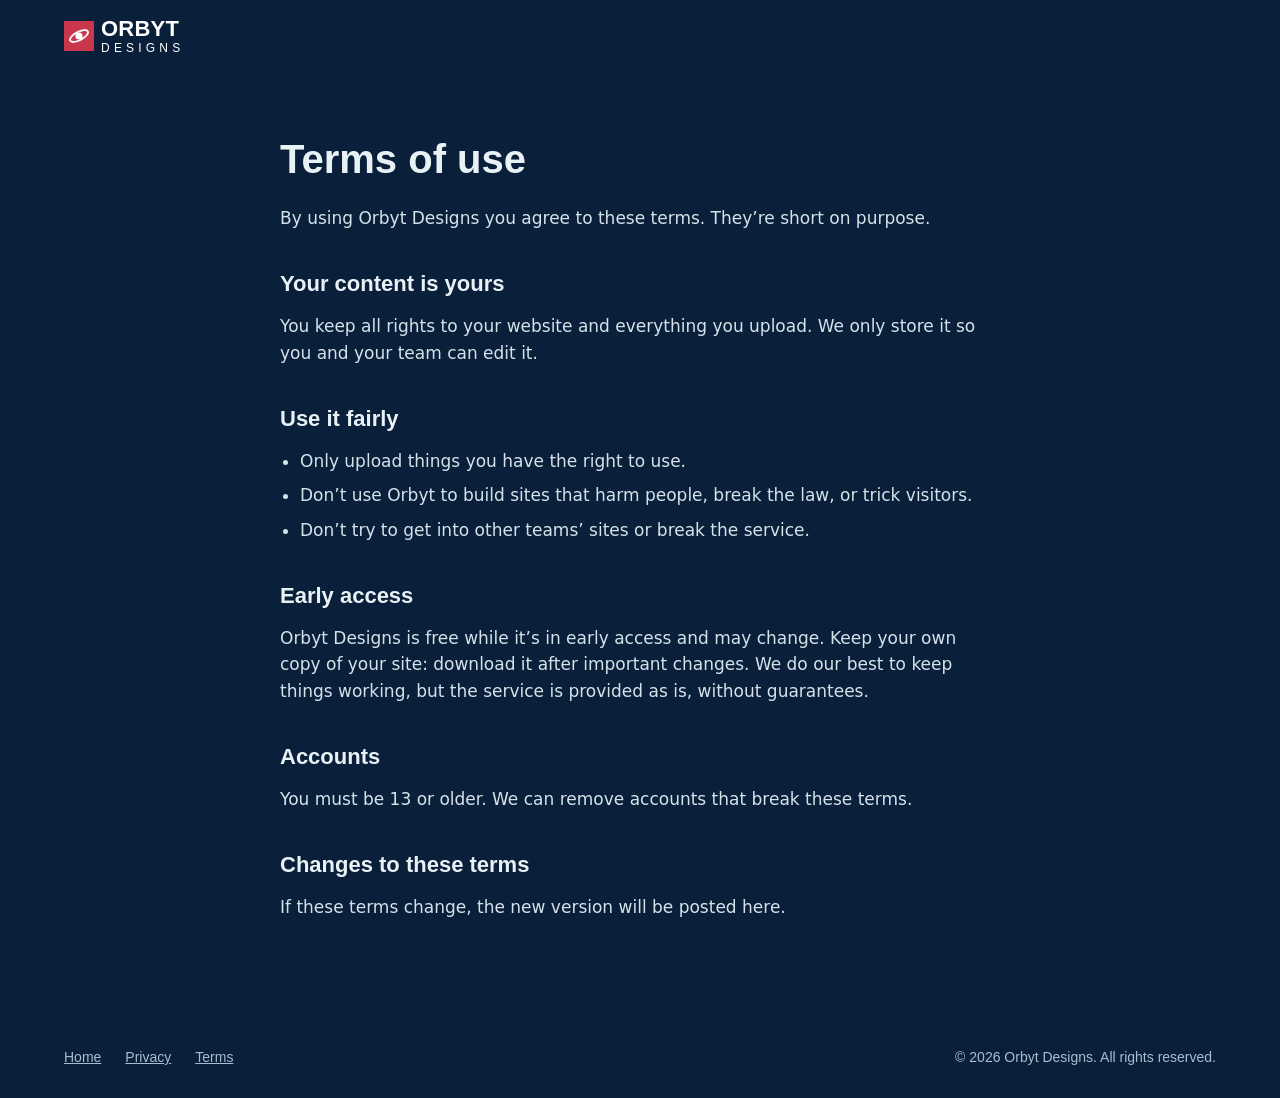
<file: terms.html>
<!doctype html>
<html lang="en">
<head>
<meta charset="utf-8">
<meta name="viewport" content="width=device-width, initial-scale=1">
<meta http-equiv="Content-Security-Policy" content="default-src 'self'; script-src 'self' 'unsafe-inline'; style-src 'self' 'unsafe-inline' https://fonts.googleapis.com; font-src 'self' https://fonts.gstatic.com; img-src 'self' data: blob:; connect-src 'self' https://oibmeboozeqdurzzufzr.supabase.co wss://oibmeboozeqdurzzufzr.supabase.co; object-src 'none'; base-uri 'self'; form-action 'self'">
<title>Terms · Orbyt Designs</title>
<meta name="description" content="The terms for using Orbyt Designs.">
<link rel="icon" href="favicon.svg" type="image/svg+xml">
<link rel="stylesheet" href="https://fonts.googleapis.com/css2?family=Jost:wght@400;500;600;800&family=IBM+Plex+Sans:wght@400;600&display=swap">
<link rel="stylesheet" href="site.css">
<style>
main { padding: 64px 24px 96px; }
article { max-width: 720px; margin: 0 auto; display: flex; flex-direction: column; gap: 16px; font-family: var(--body); font-size: 17px; }
article h1 { font: 800 40px/1.1 var(--brand); margin: 0 0 8px; }
article h2 { font: 600 22px var(--brand); margin: 24px 0 0; }
article p, article li { color: #D5E2EA; margin: 0; }
article ul { margin: 0; padding-left: 20px; display: flex; flex-direction: column; gap: 8px; }
</style>
</head>
<body>
<header class="top"><div class="wrap"><a href="index.html" class="lockup" style="--s:22px" aria-label="Orbyt Designs home" id="logo"></a></div></header>
<main><article>
<h1>Terms of use</h1>
<p>By using Orbyt Designs you agree to these terms. They’re short on purpose.</p>
<h2>Your content is yours</h2>
<p>You keep all rights to your website and everything you upload. We only store it so you and your team can edit it.</p>
<h2>Use it fairly</h2>
<ul>
  <li>Only upload things you have the right to use.</li>
  <li>Don’t use Orbyt to build sites that harm people, break the law, or trick visitors.</li>
  <li>Don’t try to get into other teams’ sites or break the service.</li>
</ul>
<h2>Early access</h2>
<p>Orbyt Designs is free while it’s in early access and may change. Keep your own copy of your site: download it after important changes. We do our best to keep things working, but the service is provided as is, without guarantees.</p>
<h2>Accounts</h2>
<p>You must be 13 or older. We can remove accounts that break these terms.</p>
<h2>Changes to these terms</h2>
<p>If these terms change, the new version will be posted here.</p>
</article></main>
<footer class="foot"><div class="wrap"><a href="index.html">Home</a><a href="privacy.html">Privacy</a><a href="terms.html">Terms</a><span class="copy">© <span id="year">2026</span> Orbyt Designs. All rights reserved.</span></div></footer>
<script src="config.js"></script>
<script>
document.getElementById('year').textContent = new Date().getFullYear();
document.getElementById('logo').innerHTML = '<span class="mark" style="width:30px;height:30px"><svg viewBox="0 0 24 24" aria-hidden="true"><ellipse cx="12" cy="12" rx="10" ry="4.2" fill="none" stroke="#fff" stroke-width="1.8" transform="rotate(-28 12 12)"/><circle cx="12" cy="12" r="3.6" fill="#fff"/></svg></span><span class="words"><span class="w1">ORBYT</span><span class="w2">DESIGNS</span></span>';
document.querySelectorAll('[data-contact]').forEach(function (el) {
  var m = (window.ORBYT_CONFIG || {}).contactEmail;
  if (m) { var a = document.createElement('a'); a.href = 'mailto:' + m; a.textContent = m; el.textContent = ''; el.appendChild(a); }
});
</script>
</body>
</html>
</file>
<file: site.css>
/* Orbyt Designs: brand styles for the welcome, sign-in and team pages.
   Futura PT is the brand font; Jost is a free look-alike used when Futura PT
   isn't loaded. Spacing uses a 4px scale. Corners are square. */
:root {
  --space: #0A1F3A; --space-2: #061529; --orbit: #143769; --panel: #0E2342; --line: #2B4570;
  --comet: #CA374D; --comet-hover: #B32E42; --nebula: #760F1E; --stardust: #C3DDE4;
  --text: #E8F2F5; --dim: #A7BDD0; --ok: #3FB27F; --danger: #FF8A9A;
  --brand: 'Futura PT', Jost, Futura, 'Century Gothic', sans-serif;
  --body: 'IBM Plex Sans', system-ui, sans-serif;
  color-scheme: dark;
}
* { box-sizing: border-box; }
html, body { margin: 0; }
body { background: var(--space); color: var(--text); font: 17px/1.55 var(--brand); -webkit-font-smoothing: antialiased; }
a { color: var(--stardust); }
a:hover { color: #fff; }
:focus-visible { outline: 2px solid var(--stardust); outline-offset: 2px; }
[hidden] { display: none !important; }
@media (prefers-reduced-motion: reduce) { * { transition: none !important; animation: none !important; } }
.wrap { max-width: 1200px; margin: 0 auto; padding: 0 24px; }
.mark { display: inline-flex; align-items: center; justify-content: center; background: var(--comet); flex: none; }
.mark svg { width: 80%; height: 80%; }
.lockup { display: inline-flex; align-items: center; gap: calc(var(--s) * .32); color: #fff; text-decoration: none; }
.lockup .words { display: flex; flex-direction: column; gap: 2px; line-height: 1; font-family: var(--brand); }
.lockup .w1 { font-weight: 800; font-size: var(--s); letter-spacing: .01em; }
.lockup .w2 { font-weight: 400; font-size: max(12px, calc(var(--s) * .3)); letter-spacing: .35em; margin-right: -.35em; }
.btn { display: inline-flex; align-items: center; justify-content: center; gap: 8px; min-height: 44px; padding: 0 20px; border: 1px solid var(--line); background: transparent; color: var(--text); font: 500 16px var(--brand); text-decoration: none; cursor: pointer; transition: background .15s ease-out, border-color .15s ease-out; }
.btn:hover { background: var(--panel); color: #fff; }
.btn-primary { background: var(--comet); border-color: var(--comet); color: #fff; font-weight: 600; }
.btn-primary:hover { background: var(--comet-hover); border-color: var(--comet-hover); }
.btn-small { min-height: 36px; padding: 0 12px; font-size: 14px; }
.btn-danger { color: var(--danger); }
.btn[disabled] { opacity: .5; cursor: not-allowed; }
.label { font: 500 12px var(--brand); letter-spacing: .16em; color: var(--dim); text-transform: uppercase; }
.field { display: flex; flex-direction: column; gap: 8px; color: var(--dim); font-size: 15px; }
.inp { min-height: 44px; padding: 0 12px; background: var(--space-2); border: 1px solid var(--line); color: var(--text); font: 16px var(--body); border-radius: 0; width: 100%; }
.inp:focus { border-color: var(--stardust); outline: none; }
select.inp { padding-right: 8px; }
.card { background: var(--panel); border: 1px solid var(--line); padding: 24px; }
.toast { position: fixed; left: 50%; bottom: 32px; transform: translateX(-50%); z-index: 100; padding: 12px 16px; background: var(--orbit); border: 1px solid var(--line); color: #fff; font: 15px var(--body); max-width: calc(100vw - 32px); }
.error { color: var(--danger); }
.muted { color: var(--dim); }
.top { border-bottom: 1px solid var(--panel); }
.top .wrap { display: flex; flex-wrap: wrap; align-items: center; gap: 24px; min-height: 72px; }
.top nav { display: flex; flex-wrap: wrap; gap: 24px; font-size: 15px; }
.top nav a { color: var(--dim); text-decoration: none; }
.top nav a:hover { color: #fff; }
.top .actions { margin-left: auto; display: flex; gap: 8px; }
.foot { border-top: 1px solid var(--panel); }
.foot .wrap { display: flex; flex-wrap: wrap; align-items: center; gap: 24px; min-height: 80px; font-size: 14px; color: var(--dim); }
.foot a { color: var(--dim); }
.foot .copy { margin-left: auto; }
.avatar { width: 32px; height: 32px; display: inline-flex; align-items: center; justify-content: center; flex: none; color: #061529; font: 600 12px var(--body); }
</file>
<file: app.css>
/* Team page */
.app { padding-top: 40px; padding-bottom: 96px; display: flex; flex-direction: column; gap: 32px; font-family: var(--body); font-size: 16px; }
.app h1 { margin: 0; font: 800 36px/1.1 var(--brand); }
.app h2 { margin: 0; font: 600 22px var(--brand); }
.loading { display: flex; align-items: center; gap: 12px; color: var(--dim); padding: 48px 0; }
.spin { width: 16px; height: 16px; border: 2px solid rgba(255,255,255,.35); border-top-color: #fff; animation: spin .8s linear infinite; flex: none; }
@keyframes spin { to { transform: rotate(360deg); } }
.team-switch select { min-height: 40px; background: var(--space-2); border: 1px solid var(--line); color: var(--text); font: 600 15px var(--brand); padding: 0 8px; border-radius: 0; }
.acct { position: relative; }
.acct > button { display: flex; align-items: center; gap: 8px; min-height: 40px; padding: 0 8px; background: transparent; border: 1px solid transparent; color: var(--text); font: 15px var(--body); cursor: pointer; }
.acct > button:hover { border-color: var(--line); }
.menu { position: absolute; right: 0; top: calc(100% + 4px); z-index: 20; min-width: 220px; background: var(--panel); border: 1px solid var(--line); display: flex; flex-direction: column; padding: 4px 0; }
.menu button { min-height: 40px; padding: 0 16px; background: transparent; border: 0; color: var(--text); text-align: left; font: 15px var(--body); cursor: pointer; }
.menu button:hover { background: var(--orbit); }
.tabs { display: flex; gap: 4px; border-bottom: 1px solid var(--line); }
.tabs button { min-height: 44px; padding: 0 16px; background: transparent; border: 0; border-bottom: 2px solid transparent; color: var(--dim); font: 500 16px var(--brand); cursor: pointer; }
.tabs button.on { color: #fff; border-bottom-color: var(--comet); }
.head { display: flex; flex-wrap: wrap; align-items: flex-end; justify-content: space-between; gap: 16px; }
.grid { display: grid; grid-template-columns: repeat(auto-fill, minmax(280px, 1fr)); gap: 16px; }
.site { display: flex; flex-direction: column; gap: 12px; }
.site .thumb { height: 120px; background: var(--space-2); border: 1px solid var(--line); display: flex; align-items: center; justify-content: center; color: var(--dim); font: 500 14px var(--brand); letter-spacing: .1em; }
.site .row { display: flex; flex-wrap: wrap; gap: 8px; }
.empty { padding: 32px; border: 1px dashed var(--line); color: var(--dim); display: flex; flex-direction: column; gap: 16px; align-items: flex-start; }
.members { display: flex; flex-direction: column; }
.member { display: grid; grid-template-columns: 32px minmax(0, 1fr) auto; gap: 16px; align-items: center; padding: 16px 0; border-bottom: 1px solid var(--line); }
.member .who { display: flex; flex-direction: column; gap: 4px; min-width: 0; }
.member .who small { color: var(--dim); }
.member .ctl { display: flex; flex-wrap: wrap; gap: 8px; align-items: center; justify-content: flex-end; }
.member select { min-height: 36px; background: var(--space-2); border: 1px solid var(--line); color: var(--text); font: 14px var(--body); border-radius: 0; padding: 0 8px; }
.switches { display: flex; flex-wrap: wrap; gap: 16px; grid-column: 2 / -1; font-size: 14px; color: var(--dim); }
.switches label { display: inline-flex; align-items: center; gap: 8px; cursor: pointer; }
.switches input { accent-color: var(--comet); width: 18px; height: 18px; }
.tag { display: inline-block; padding: 2px 8px; font: 600 12px var(--body); background: var(--orbit); color: var(--stardust); }
.tag.owner { background: var(--comet); color: #fff; }
.invite-row { display: flex; flex-wrap: wrap; gap: 8px; align-items: flex-end; }
.invite-row .field { flex: 1 1 220px; }
.linkbox { display: flex; gap: 8px; align-items: center; padding: 12px; background: var(--space-2); border: 1px solid var(--line); font: 14px var(--body); word-break: break-all; }
.list { display: flex; flex-direction: column; gap: 8px; }
.list .item { display: flex; flex-wrap: wrap; gap: 12px; align-items: center; justify-content: space-between; padding: 12px 16px; background: var(--space-2); border: 1px solid var(--line); }
.danger-zone { border-color: var(--nebula); }
.modal { position: fixed; inset: 0; z-index: 50; background: rgba(3,10,22,.7); display: flex; align-items: center; justify-content: center; padding: 24px; }
.modal-card { width: 100%; max-width: 520px; max-height: calc(100vh - 48px); overflow-y: auto; display: flex; flex-direction: column; gap: 16px; font-family: var(--body); }
.modal-card h2 { margin: 0; font: 600 24px var(--brand); }
.modal-foot { display: flex; flex-wrap: wrap; justify-content: flex-end; gap: 8px; }
.progress { height: 6px; background: var(--space-2); border: 1px solid var(--line); }
.progress span { display: block; height: 100%; background: var(--comet); width: 0; transition: width .2s ease-out; }
.pagelist { display: flex; flex-direction: column; gap: 8px; max-height: 320px; overflow-y: auto; }
.pagelist label { display: flex; gap: 8px; align-items: center; }
.pagelist input { accent-color: var(--comet); width: 18px; height: 18px; }
@media (max-width: 640px) { .member { grid-template-columns: 32px minmax(0, 1fr); } .member .ctl { grid-column: 2; justify-content: flex-start; } }
.team-switch { display: flex; gap: 8px; align-items: center; }
.toolbar { display: flex; flex-wrap: wrap; gap: 12px; align-items: center; justify-content: space-between; }
.team-card { display: flex; flex-direction: column; gap: 16px; cursor: pointer; transition: border-color .15s ease-out; }
.team-card:hover { border-color: var(--stardust); }
.team-card .tname { font: 600 19px var(--brand); display: block; overflow: hidden; text-overflow: ellipsis; white-space: nowrap; }
.icon-btn { width: 36px; height: 36px; flex: none; display: inline-flex; align-items: center; justify-content: center; background: transparent; border: 1px solid transparent; color: var(--dim); cursor: pointer; }
.icon-btn:hover { border-color: var(--line); color: #fff; }
.icon-btn.on { color: var(--comet); }
.icon-btn svg { width: 18px; height: 18px; fill: none; stroke: currentColor; stroke-width: 1.8; }
.icon-btn.on svg { fill: currentColor; }
</file>
<file: editor.css>
/* Orbyt Designs — app styles
   Tokens first, then layout, then components. Square corners everywhere. */

:root, [data-theme="dark"] {
  --bar: #1A1A1A;
  --panel: #2B2B2B;
  --tabrow: #262626;
  --paste: #232323;
  --input: #1F1F1F;
  --line: #474747;
  --divider: #141414;
  --sel: #4A2228;
  --sel-text: #FFFFFF;
  --text: #E6E6E6;
  --dim: #A8A8A8;
  --faint: #8A8A8A;
  --hover: #3A3A3A;
  --chip: #353535;
  --menu: #333333;
  --menu-line: #4A4A4A;
  --accent: #CA374D;
  --accent-text: #F07A8C;
  --on-accent: #FFFFFF;
  --shadow: rgba(0,0,0,0.5);
  --danger: #FF6B6B;
  color-scheme: dark;
}
[data-theme="light"] {
  --bar: #E8F2F5;
  --panel: #F3F8FA;
  --tabrow: #E4EFF3;
  --paste: #C9DCE3;
  --input: #FFFFFF;
  --line: #9FB8C6;
  --divider: #B5CBD5;
  --sel: #F6D3D9;
  --sel-text: #071730;
  --text: #071730;
  --dim: #3D5573;
  --faint: #556F8F;
  --hover: #D8E7EC;
  --chip: #E1EDF1;
  --menu: #FFFFFF;
  --menu-line: #B5CBD5;
  --accent: #CA374D;
  --accent-text: #9E2236;
  --on-accent: #FFFFFF;
  --shadow: rgba(7,23,48,0.16);
  --danger: #B3261E;
  color-scheme: light;
}

* { box-sizing: border-box; }
html, body { margin: 0; height: 100%; }
body {
  background: var(--bar); color: var(--text);
  font: 12px/1.4 "IBM Plex Sans", system-ui, sans-serif;
  -webkit-font-smoothing: antialiased;
}
button, input, select, textarea { font: inherit; color: inherit; border-radius: 0; }
button { cursor: pointer; }
svg { width: 16px; height: 16px; fill: none; stroke: currentColor; stroke-width: 1.5; stroke-linecap: round; stroke-linejoin: round; flex: none; }
kbd { font: 11px "IBM Plex Mono", monospace; color: var(--dim); margin-left: auto; padding-left: 24px; }
hr { border: 0; height: 1px; background: var(--menu-line); margin: 4px 0; }
.spacer { flex: 1; }
.mono { font-family: "IBM Plex Mono", monospace; }
:focus-visible { outline: 2px solid var(--accent); outline-offset: 1px; }
[hidden] { display: none !important; }
@media (prefers-reduced-motion: reduce) { * { transition: none !important; animation: none !important; } }

/* Buttons */
.btn {
  display: inline-flex; align-items: center; justify-content: center; gap: 6px;
  height: 28px; padding: 0 12px; background: transparent; color: var(--text);
  border: 1px solid var(--line); transition: background .15s ease-out;
}
.btn:hover { background: var(--hover); }
.btn-primary { background: var(--accent); color: var(--on-accent); border-color: var(--accent); font-weight: 600; }
.btn-primary:hover { background: #B32E42; }
.btn-ghost { border-color: transparent; color: var(--accent-text); }
.btn-lg { height: 44px; padding: 0 20px; font-size: 14px; }
.btn-block { width: 100%; }
.btn-dashed { border-style: dashed; border-color: var(--faint); width: 100%; }
.btn-danger { color: var(--danger); }
.icon-btn { width: 32px; height: 28px; display: inline-flex; align-items: center; justify-content: center; background: transparent; border: 1px solid var(--line); color: var(--text); }
.icon-btn:hover { background: var(--hover); }
.count { min-width: 18px; height: 18px; padding: 0 4px; background: var(--on-accent); color: var(--accent); font: 600 11px "IBM Plex Mono", monospace; display: inline-flex; align-items: center; justify-content: center; }
.logo { width: 22px; height: 22px; background: var(--accent); color: var(--on-accent); display: inline-flex; align-items: center; justify-content: center; font: 500 11px "IBM Plex Mono", monospace; }

/* Welcome */
.welcome { min-height: 100vh; display: flex; align-items: center; justify-content: center; padding: 24px; background: var(--paste); }
.welcome-card { width: 100%; max-width: 520px; display: flex; flex-direction: column; gap: 16px; padding: 40px; background: var(--panel); border: 1px solid var(--divider); box-shadow: 0 8px 32px var(--shadow); }
.welcome-card h1 { margin: 8px 0 0; font-size: 28px; line-height: 1.15; font-weight: 600; }
.welcome-card p { margin: 0; font-size: 14px; color: var(--dim); max-width: 60ch; }
.welcome-actions { display: flex; flex-wrap: wrap; gap: 8px; margin-top: 8px; }
.welcome-actions label { cursor: pointer; }
.brand { display: flex; align-items: center; gap: 10px; font-weight: 600; font-size: 14px; }
.error { color: var(--danger); }

/* App frame */
.app { height: 100vh; display: flex; flex-direction: column; }
.menubar { display: flex; align-items: center; gap: 8px; padding: 0 10px; min-height: 40px; background: var(--bar); border-bottom: 1px solid var(--divider); flex: none; }
.menus { display: flex; margin-left: 4px; }
.menu { position: relative; }
.menu-btn { height: 28px; padding: 0 10px; background: transparent; border: 0; }
.menu-btn:hover, .menu.open .menu-btn { background: var(--hover); }
.menu-pop { display: none; position: absolute; top: 100%; left: 0; z-index: 60; min-width: 240px; padding: 4px 0; background: var(--menu); border: 1px solid var(--menu-line); box-shadow: 0 8px 24px var(--shadow); }
.menu.open .menu-pop { display: block; }
.menu-pop button, .ctx button { display: flex; align-items: center; width: 100%; height: 30px; padding: 0 14px; background: transparent; border: 0; text-align: left; gap: 10px; }
.menu-pop button:hover, .ctx button:hover, .ctx button.hl { background: var(--accent); color: var(--on-accent); }
.menu-pop button:hover kbd, .ctx button:hover kbd { color: var(--on-accent); }
.menu-pop button[disabled] { opacity: .45; pointer-events: none; }
.menu-pop .check { width: 14px; display: inline-flex; }
.save-state { color: var(--dim); margin-right: 8px; }
.seg { display: flex; border: 1px solid var(--line); flex: none; }
.seg button { height: 26px; min-width: 32px; padding: 0 10px; display: inline-flex; align-items: center; justify-content: center; gap: 6px; background: transparent; border: 0; color: var(--dim); white-space: nowrap; }
.seg button + button { border-left: 1px solid var(--line); }
.seg button.on { background: var(--accent); color: var(--on-accent); font-weight: 600; }
.seg.full { width: 100%; } .seg.full button { flex: 1; padding: 0 4px; }

.optbar { display: flex; flex-wrap: wrap; align-items: center; gap: 10px; padding: 6px 12px; min-height: 42px; background: var(--panel); border-bottom: 1px solid var(--divider); color: var(--dim); flex: none; }
.optbar .chip { display: inline-flex; align-items: center; gap: 6px; height: 28px; padding: 0 10px; background: var(--chip); color: var(--text); font-weight: 600; }
.optbar .vsep { width: 1px; height: 24px; background: var(--line); }
.optbar label { display: inline-flex; align-items: center; gap: 6px; }

.workspace { flex: 1; min-height: 0; display: flex; }

/* Tool strip with grouped flyouts */
.tools { width: 44px; flex: none; display: flex; flex-direction: column; align-items: center; gap: 4px; padding: 10px 0; background: var(--panel); border-right: 1px solid var(--divider); }
.tools .tool { position: relative; width: 34px; height: 34px; display: flex; align-items: center; justify-content: center; background: transparent; border: 0; color: var(--dim); }
.tools .tool svg { width: 18px; height: 18px; }
.tools .tool:hover { background: var(--hover); color: var(--text); }
.tools .tool.on { background: var(--accent); color: var(--on-accent); }
.tools .tool.more::after { content: ""; position: absolute; right: 3px; bottom: 3px; border: 3px solid transparent; border-right-color: currentColor; border-bottom-color: currentColor; }
.tools .tsep { width: 24px; height: 1px; background: var(--line); margin: 4px 0; }
.chips { position: relative; width: 34px; height: 34px; margin-top: auto; }
.chips span { position: absolute; width: 20px; height: 20px; }
.chips .fg { left: 2px; top: 2px; border: 1px solid var(--text); z-index: 1; }
.chips .bg { right: 2px; bottom: 2px; border: 1px solid var(--line); }

/* Stage, rulers */
.stage-col { flex: 1; min-width: 0; display: flex; flex-direction: column; background: var(--paste); }
.doc-tabs { display: flex; background: var(--tabrow); border-bottom: 1px solid var(--divider); overflow-x: auto; flex: none; }
.doc-tabs button { display: flex; align-items: center; gap: 10px; height: 30px; padding: 0 14px; background: transparent; border: 0; border-top: 2px solid transparent; color: var(--dim); white-space: nowrap; }
.doc-tabs button.on { background: var(--panel); border-top-color: var(--accent); color: var(--text); }
.doc-tabs .x { color: var(--dim); }
.stage-grid { flex: 1; min-height: 0; display: grid; grid-template-columns: 20px minmax(0, 1fr); grid-template-rows: 20px minmax(0, 1fr); }
.ruler-corner { background: var(--panel); border-right: 1px solid var(--divider); border-bottom: 1px solid var(--divider); }
.ruler { display: block; width: 100%; height: 100%; background: var(--panel); }
.ruler-h { border-bottom: 1px solid var(--divider); }
.ruler-v { border-right: 1px solid var(--divider); }
.stage { position: relative; overflow: auto; padding: 32px; }
.frame-box { position: relative; margin: 0 auto; background: #fff; box-shadow: 0 2px 16px var(--shadow); overflow: hidden; }
.frame-box iframe { position: absolute; left: 0; top: 0; border: 0; display: block; transform-origin: 0 0; }
.stage.hand, .stage.hand * { cursor: grab !important; }
.drag-shield { position: fixed; inset: 0; z-index: 70; }
.statusbar { display: flex; align-items: center; gap: 16px; padding: 0 12px; min-height: 26px; background: var(--panel); border-top: 1px solid var(--divider); font: 11px "IBM Plex Mono", monospace; color: var(--dim); flex: none; }
.status-btn { background: transparent; border: 1px solid var(--line); height: 20px; padding: 0 8px; font: inherit; color: var(--text); }

/* Contextual task bar */
.ctx-bar { position: absolute; z-index: 20; display: flex; align-items: center; gap: 2px; padding: 4px; background: var(--menu); border: 1px solid var(--menu-line); box-shadow: 0 6px 18px var(--shadow); }
.ctx-bar button { height: 28px; padding: 0 10px; display: inline-flex; align-items: center; gap: 6px; background: transparent; border: 0; color: var(--text); white-space: nowrap; }
.ctx-bar button:hover { background: var(--hover); }
.ctx-bar button.on { color: var(--accent-text); }
.ctx-bar .bsep { width: 1px; height: 20px; background: var(--menu-line); margin: 0 2px; }

/* Dock */
.dock { flex: none; display: flex; background: var(--divider); border-left: 1px solid var(--divider); }
.dock-icons { width: 36px; display: flex; flex-direction: column; align-items: center; gap: 2px; padding: 8px 0; background: var(--panel); }
.dock-icons button { width: 30px; height: 30px; display: flex; align-items: center; justify-content: center; background: transparent; border: 0; color: var(--dim); }
.dock-icons button:hover, .dock-icons button.on { color: var(--text); background: var(--hover); }
.dock-col { width: 300px; display: flex; flex-direction: column; gap: 2px; min-height: 0; overflow: hidden; }
.dock.compact .dock-col { display: none; }
.pgroup { background: var(--panel); display: flex; flex-direction: column; min-height: 0; }
.pgroup.grow { flex: 1; }
.pgroup.collapsed { flex: none !important; }
.pgroup.collapsed .pbody { display: none; }
.ptabs { display: flex; align-items: stretch; background: var(--tabrow); border-bottom: 1px solid var(--divider); flex: none; min-height: 30px; }
.ptabs .ptab { display: flex; align-items: center; padding: 0 12px; background: transparent; border: 0; color: var(--dim); cursor: pointer; white-space: nowrap; }
.ptabs .ptab.on { background: var(--panel); color: var(--text); font-weight: 600; }
.ptabs .ptab.drop { box-shadow: inset 2px 0 0 var(--accent); }
.ptabs .pfill { flex: 1; }
.ptabs.drop-zone { box-shadow: inset 0 -2px 0 var(--accent); }
.ptabs .pctl { width: 28px; display: flex; align-items: center; justify-content: center; background: transparent; border: 0; color: var(--dim); }
.ptabs .pctl:hover { color: var(--text); }
.pbody { flex: 1; min-height: 0; overflow-y: auto; }
.dock-drop { flex: 0 0 28px; min-height: 28px; background: var(--panel); }
.dock-col > .pgroup:last-of-type:not(.collapsed) { }
.dock-drop.drop-zone { background: var(--sel); }
.flyout-panel { position: fixed; z-index: 55; width: 300px; max-height: 70vh; display: flex; flex-direction: column; background: var(--panel); border: 1px solid var(--menu-line); box-shadow: 0 8px 24px var(--shadow); }

/* Collapsible sections inside panels */
.sec { border-bottom: 1px solid var(--tabrow); }
.sec-h { display: flex; align-items: center; gap: 8px; width: 100%; height: 34px; padding: 0 12px; background: transparent; border: 0; font-weight: 600; color: var(--text); text-align: left; }
.sec-h svg { width: 12px; height: 12px; transition: transform .15s ease-out; }
.sec.open .sec-h svg { transform: rotate(90deg); }
.sec-b { display: none; flex-direction: column; gap: 12px; padding: 4px 12px 16px; }
.sec.open .sec-b { display: flex; }
.panel-note { padding: 12px; color: var(--dim); }

/* Layers */
.layers { display: flex; flex-direction: column; }
.lrow { display: flex; align-items: center; height: 30px; border-bottom: 1px solid var(--tabrow); color: var(--text); }
.lrow.on { background: var(--sel); color: var(--sel-text); }
.lrow.dim .lname { opacity: .45; }
.lrow.drop-before { box-shadow: inset 0 2px 0 var(--accent); }
.lrow.drop-after { box-shadow: inset 0 -2px 0 var(--accent); }
.lrow.drop-into { outline: 1px solid var(--accent); outline-offset: -1px; }
.lrow .lbtn { width: 26px; height: 30px; flex: none; display: flex; align-items: center; justify-content: center; background: transparent; border: 0; color: var(--dim); }
.lrow .lbtn.on { color: var(--accent-text); }
.lrow.on .lbtn { color: var(--sel-text); }
.lrow .lbtn svg { width: 14px; height: 14px; }
.lrow .ltw { width: 14px; flex: none; display: flex; align-items: center; justify-content: center; background: transparent; border: 0; color: var(--dim); padding: 0; }
.lrow .ltw svg { width: 10px; height: 10px; transition: transform .15s ease-out; }
.lrow .ltw.open svg { transform: rotate(90deg); }
.lrow .lname { flex: 1; min-width: 0; padding: 0 6px; height: 30px; display: flex; align-items: center; gap: 6px; background: transparent; border: 0; text-align: left; white-space: nowrap; overflow: hidden; text-overflow: ellipsis; color: inherit; }
.lrow .lname svg { width: 13px; height: 13px; color: var(--dim); }
.lrow .ltag { font-size: 10px; padding: 0 5px; background: var(--chip); color: var(--text); margin-right: 6px; }
.lrow.on .ltag { background: var(--accent); color: var(--on-accent); }
.history-list .item.future { opacity: .45; }
.grad-stop { display: grid; grid-template-columns: 28px minmax(0, 1fr) 60px 22px; gap: 6px; align-items: center; }
.grad-preview { height: 20px; border: 1px solid var(--line); }
.list .item { display: flex; align-items: center; gap: 8px; width: 100%; min-height: 30px; padding: 0 12px; background: transparent; border: 0; border-bottom: 1px solid var(--tabrow); text-align: left; color: var(--text); }
.list .item:hover { background: var(--hover); }
.list .item.on { background: var(--sel); color: var(--sel-text); }
.list .item .muted { color: var(--dim); margin-left: auto; font-size: 11px; }
.dot { width: 6px; height: 6px; background: var(--accent); flex: none; }
.empty { color: var(--dim); padding: 12px; }
/* Inspector controls */
.h { font-weight: 600; color: var(--text); }
.hint { color: var(--dim); }
.field { display: flex; flex-direction: column; gap: 4px; color: var(--dim); }
.grid2 { display: grid; grid-template-columns: repeat(2, minmax(0, 1fr)); gap: 6px; }
.inline-field { display: flex; align-items: center; gap: 6px; color: var(--dim); }
.inp, select.inp, textarea.inp { height: 28px; width: 100%; min-width: 0; padding: 0 8px; background: var(--input); border: 1px solid var(--line); color: var(--text); }
textarea.inp { height: auto; padding: 6px 8px; resize: vertical; }
.inp.num { font-family: "IBM Plex Mono", monospace; }
.inp:focus { border-color: var(--accent); outline: none; }
.row { display: flex; align-items: center; justify-content: space-between; gap: 8px; min-height: 28px; }
.row > span:first-child { color: var(--dim); }
.toggle { display: flex; align-items: center; justify-content: space-between; gap: 12px; min-height: 30px; cursor: pointer; }
.toggle input { position: absolute; opacity: 0; pointer-events: none; }
.toggle .sw { width: 34px; height: 18px; padding: 2px; background: var(--line); display: flex; flex: none; }
.toggle .sw::after { content: ""; width: 14px; height: 14px; background: var(--panel); transition: transform .15s ease-out; }
.toggle input:checked + .sw { background: var(--accent); }
.toggle input:checked + .sw::after { transform: translateX(16px); background: #FFFFFF; }
.toggle input:focus-visible + .sw { outline: 2px solid var(--accent); outline-offset: 2px; }
.swatches { display: flex; flex-wrap: wrap; gap: 4px; }
.swatch { width: 28px; height: 28px; border: 1px solid var(--line); padding: 0; }
.swatch.on { outline: 2px solid var(--text); outline-offset: 1px; }
.swatch.add { background: transparent; border-style: dashed; border-color: var(--faint); color: var(--text); font-size: 16px; line-height: 1; }
.font-btn { display: flex; align-items: center; justify-content: space-between; width: 100%; height: 32px; padding: 0 10px; background: var(--chip); border: 1px solid var(--line); }
.font-btn.on { border-color: var(--accent); }
.font-btn small { color: var(--dim); font: 11px "IBM Plex Sans", sans-serif; }
.box { display: flex; flex-direction: column; gap: 8px; padding: 10px; background: var(--input); border: 1px solid var(--line); }
.box.accent { border-color: var(--accent); }
.queue-item { display: grid; grid-template-columns: 18px minmax(0, 1fr); gap: 6px; align-items: center; padding: 8px; background: var(--input); border: 1px solid var(--line); }
.queue-item.now { border-color: var(--accent); }
.queue-item .q-fields { display: flex; flex-direction: column; gap: 4px; min-width: 0; }
.queue-item .q-n { color: var(--dim); font-family: "IBM Plex Mono", monospace; }
.queue-item .q-side { grid-column: 2; display: flex; align-items: center; justify-content: space-between; gap: 4px; }
.tag { padding: 1px 6px; font-size: 10px; font-weight: 600; background: var(--chip); color: var(--text); white-space: nowrap; }
.tag.accent { background: var(--accent); color: var(--on-accent); }
.mini { display: flex; gap: 2px; }
.mini button { width: 22px; height: 22px; padding: 0; display: flex; align-items: center; justify-content: center; background: transparent; border: 1px solid var(--line); color: var(--dim); }
.mini button svg { width: 12px; height: 12px; }
.fx-grid { display: grid; grid-template-columns: repeat(3, minmax(0, 1fr)); gap: 4px; }
.fx-grid button { height: 60px; display: flex; flex-direction: column; align-items: center; justify-content: center; gap: 6px; background: var(--input); border: 1px solid var(--line); }
.fx-grid button svg { width: 20px; height: 20px; }
.fx-grid button.on { background: var(--sel); color: var(--sel-text); border-color: var(--accent); }
.radio-list label { display: flex; align-items: center; gap: 10px; min-height: 28px; cursor: pointer; color: var(--text); }
.radio-list input { accent-color: var(--accent); width: 16px; height: 16px; margin: 0; }
.link-list { display: flex; flex-direction: column; max-height: 220px; overflow-y: auto; }
.link-list button { display: flex; align-items: center; gap: 8px; height: 30px; padding: 0 8px; background: transparent; border: 0; text-align: left; }
.link-list button:hover { background: var(--hover); }
.link-list button.on { background: var(--sel); color: var(--sel-text); font-weight: 600; }
.empty { color: var(--dim); padding: 12px; }

/* Timeline */
.timeline { flex: none; background: var(--panel); border-top: 1px solid var(--divider); max-height: 320px; display: flex; flex-direction: column; }
.tl-head { display: flex; flex-wrap: wrap; align-items: center; gap: 10px; padding: 8px 12px; border-bottom: 1px solid var(--divider); }
.tl-head .rec.on { background: var(--sel); color: var(--sel-text); border-color: var(--accent); font-weight: 600; }
.rec-dot { width: 10px; height: 10px; background: #E5484D; }
.tl-body { position: relative; overflow-y: auto; }
.tl-row { display: flex; height: 32px; border-bottom: 1px solid var(--tabrow); }
.tl-row.on { background: var(--sel); }
.tl-name { width: 180px; flex: none; display: flex; align-items: center; padding: 0 10px; border-right: 1px solid var(--line); background: transparent; border-top: 0; border-bottom: 0; border-left: 0; text-align: left; white-space: nowrap; overflow: hidden; text-overflow: ellipsis; }
.tl-row.on .tl-name { color: var(--sel-text); font-weight: 600; }
.tl-track { position: relative; flex: 1; cursor: pointer; }
.tl-bar { position: absolute; top: 12px; height: 8px; background: rgba(202,55,77,0.3); pointer-events: none; }
.tl-step { position: absolute; top: 7px; width: 18px; height: 18px; margin-left: -9px; padding: 0; display: flex; align-items: center; justify-content: center; background: var(--accent); color: #1A1A1A; border: 0; font: 600 10px "IBM Plex Mono", monospace; }
.tl-step.on { outline: 2px solid var(--text); outline-offset: 1px; }
.tl-ruler { display: flex; height: 22px; border-bottom: 1px solid var(--divider); }
.tl-ruler .tl-name { color: var(--dim); }
.tl-ticks { position: relative; flex: 1; }
.tl-ticks span { position: absolute; top: 0; bottom: 0; border-left: 1px solid var(--line); padding-left: 4px; font: 10px "IBM Plex Mono", monospace; color: var(--dim); }
.tl-playhead { position: absolute; top: 0; bottom: 0; width: 2px; background: var(--accent); pointer-events: none; z-index: 2; }
.tl-controls { display: flex; flex-wrap: wrap; align-items: center; gap: 12px; padding: 8px 12px; border-top: 1px solid var(--divider); }
.tl-controls label { display: inline-flex; align-items: center; gap: 6px; color: var(--dim); }
.tl-controls input[type=range] { width: 120px; accent-color: var(--accent); }
.tl-controls output { font-family: "IBM Plex Mono", monospace; color: var(--text); min-width: 40px; }

/* Context menu, modal, toast */
.ctx { position: fixed; z-index: 100; min-width: 220px; padding: 4px 0; background: var(--menu); border: 1px solid var(--menu-line); box-shadow: 0 8px 24px var(--shadow); }
.ctx .sub-title { padding: 6px 12px 2px; color: var(--dim); font-size: 11px; }
.modal { position: fixed; inset: 0; z-index: 90; background: rgba(0,0,0,0.5); display: flex; align-items: center; justify-content: center; padding: 24px; }
.modal-card { width: 100%; max-width: 860px; max-height: calc(100vh - 48px); display: flex; flex-direction: column; background: var(--panel); border: 1px solid var(--divider); box-shadow: 0 8px 32px var(--shadow); }
.modal-head { display: flex; align-items: center; justify-content: space-between; height: 36px; padding: 0 8px 0 16px; background: var(--tabrow); border-bottom: 1px solid var(--divider); font-weight: 600; flex: none; }
.modal-body { padding: 20px; overflow-y: auto; display: flex; flex-direction: column; gap: 16px; }
.modal-foot { display: flex; justify-content: flex-end; gap: 8px; padding: 12px 20px; border-top: 1px solid var(--divider); flex: none; }
.modal h2 { margin: 0; font-size: 20px; font-weight: 600; }
.change-list { display: flex; flex-direction: column; gap: 2px; }
.change-list div { padding: 10px 12px; background: var(--chip); }
.change-list small { display: block; color: var(--dim); }
.media-layout { display: grid; grid-template-columns: 180px minmax(0, 1fr); gap: 16px; min-height: 320px; }
.media-grid { display: grid; grid-template-columns: repeat(auto-fill, minmax(130px, 1fr)); gap: 8px; align-content: start; }
.media-grid button { display: flex; flex-direction: column; padding: 0; background: var(--chip); border: 1px solid var(--line); text-align: left; }
.media-grid button.on { border: 2px solid var(--accent); }
.media-grid .thumb { width: 100%; aspect-ratio: 4 / 3; display: flex; align-items: center; justify-content: center; background: var(--input); color: var(--dim); overflow: hidden; }
.media-grid .thumb img { width: 100%; height: 100%; object-fit: cover; }
.media-grid .name { padding: 6px 8px; font-size: 11px; word-break: break-word; }
.toast { position: fixed; left: 50%; bottom: 40px; transform: translateX(-50%); z-index: 120; padding: 10px 16px; background: var(--menu); border: 1px solid var(--menu-line); box-shadow: 0 8px 24px var(--shadow); }


@media (max-width: 1000px) {
  .dock-col { width: 260px; }
  .save-state { display: none; }
}

/* Help search */
.help-box { position: relative; margin-left: 12px; }
.help-box input { width: 220px; height: 28px; padding: 0 10px 0 30px; background: var(--input); border: 1px solid var(--line); color: var(--text); }
.help-box input:focus { border-color: var(--accent); outline: none; width: 300px; }
.help-ic { position: absolute; left: 8px; top: 6px; color: var(--dim); pointer-events: none; }
.help-results { position: absolute; top: calc(100% + 4px); left: 0; z-index: 80; width: 380px; max-height: 70vh; overflow-y: auto; background: var(--menu); border: 1px solid var(--menu-line); box-shadow: 0 8px 24px var(--shadow); }
.help-item { display: flex; flex-direction: column; gap: 6px; padding: 10px 12px; border-bottom: 1px solid var(--menu-line); }
.help-t { display: flex; align-items: center; gap: 8px; font-weight: 600; }
.help-t svg { color: var(--accent-text); }
.help-a { display: flex; gap: 6px; align-items: center; }
.guide-hl { position: fixed; z-index: 140; pointer-events: none; outline: 2px solid var(--accent); box-shadow: 0 0 0 9999px rgba(0,0,0,.45); transition: all .2s ease-out; }
.guide-tip { position: fixed; z-index: 141; width: 320px; display: flex; flex-direction: column; gap: 8px; padding: 14px; background: var(--menu); border: 1px solid var(--accent); box-shadow: 0 8px 24px var(--shadow); }
.guide-tip p { margin: 0; font-size: 13px; line-height: 1.5; }
.kb { display: flex; flex-direction: column; }
.kb .row { border-bottom: 1px solid var(--tabrow); padding: 4px 0; }
.kb kbd { margin-left: 0; padding-left: 0; color: var(--text); }
.q { display: inline-flex; align-items: center; justify-content: center; width: 16px; height: 16px; margin-left: 4px; border: 1px solid var(--line); color: var(--dim); font-size: 10px; cursor: help; }

/* Panels: stacks, effects, align, media */
.stack { display: flex; flex-direction: column; gap: 10px; padding: 12px; }
.fx { border-bottom: 1px solid var(--tabrow); padding: 2px 12px; }
.fx.open { background: var(--chip); }
.fx-b { display: flex; flex-direction: column; gap: 10px; padding: 4px 0 12px; }
.fx-b input[type=range] { width: 100%; accent-color: var(--accent); }
.align-row { display: flex; flex-wrap: wrap; gap: 2px; }
.align-row .icon-btn { width: 30px; height: 28px; }
.media-grid.mp { padding: 0 12px 12px; grid-template-columns: repeat(auto-fill, minmax(84px, 1fr)); }
.media-grid.mp button { cursor: grab; }
.check-g { display: flex; flex-direction: column; gap: 8px; }
.check-g .row small { display: block; }

/* Orbyt brand bits */
.logo svg { width: 80%; height: 80%; }
.brand-name { font-family: 'Futura PT', Jost, Futura, sans-serif; font-weight: 800; letter-spacing: .01em; }
.brand-name small { font-weight: 400; letter-spacing: .35em; font-size: .55em; margin-left: .4em; }
.who { display: flex; gap: 2px; margin-right: 4px; }
.who span { width: 24px; height: 24px; display: inline-flex; align-items: center; justify-content: center; font: 600 10px "IBM Plex Mono", monospace; color: #061529; }
.site-chip { display: inline-flex; align-items: center; gap: 8px; height: 28px; padding: 0 10px; border: 1px solid var(--line); color: var(--text); text-decoration: none; font-size: 12px; white-space: nowrap; }
.site-chip:hover { background: var(--hover); color: var(--text); }
.ro-banner { display: flex; flex-wrap: wrap; align-items: center; gap: 10px; padding: 8px 12px; background: var(--sel); color: var(--sel-text); border-bottom: 1px solid var(--divider); flex: none; }
.ro-banner .btn { height: 28px; }
.loading-card { display: flex; flex-direction: column; gap: 12px; }
.progress { height: 6px; background: var(--input); border: 1px solid var(--line); }
.progress span { display: block; height: 100%; width: 0; background: var(--accent); transition: width .2s ease-out; }
</file>
